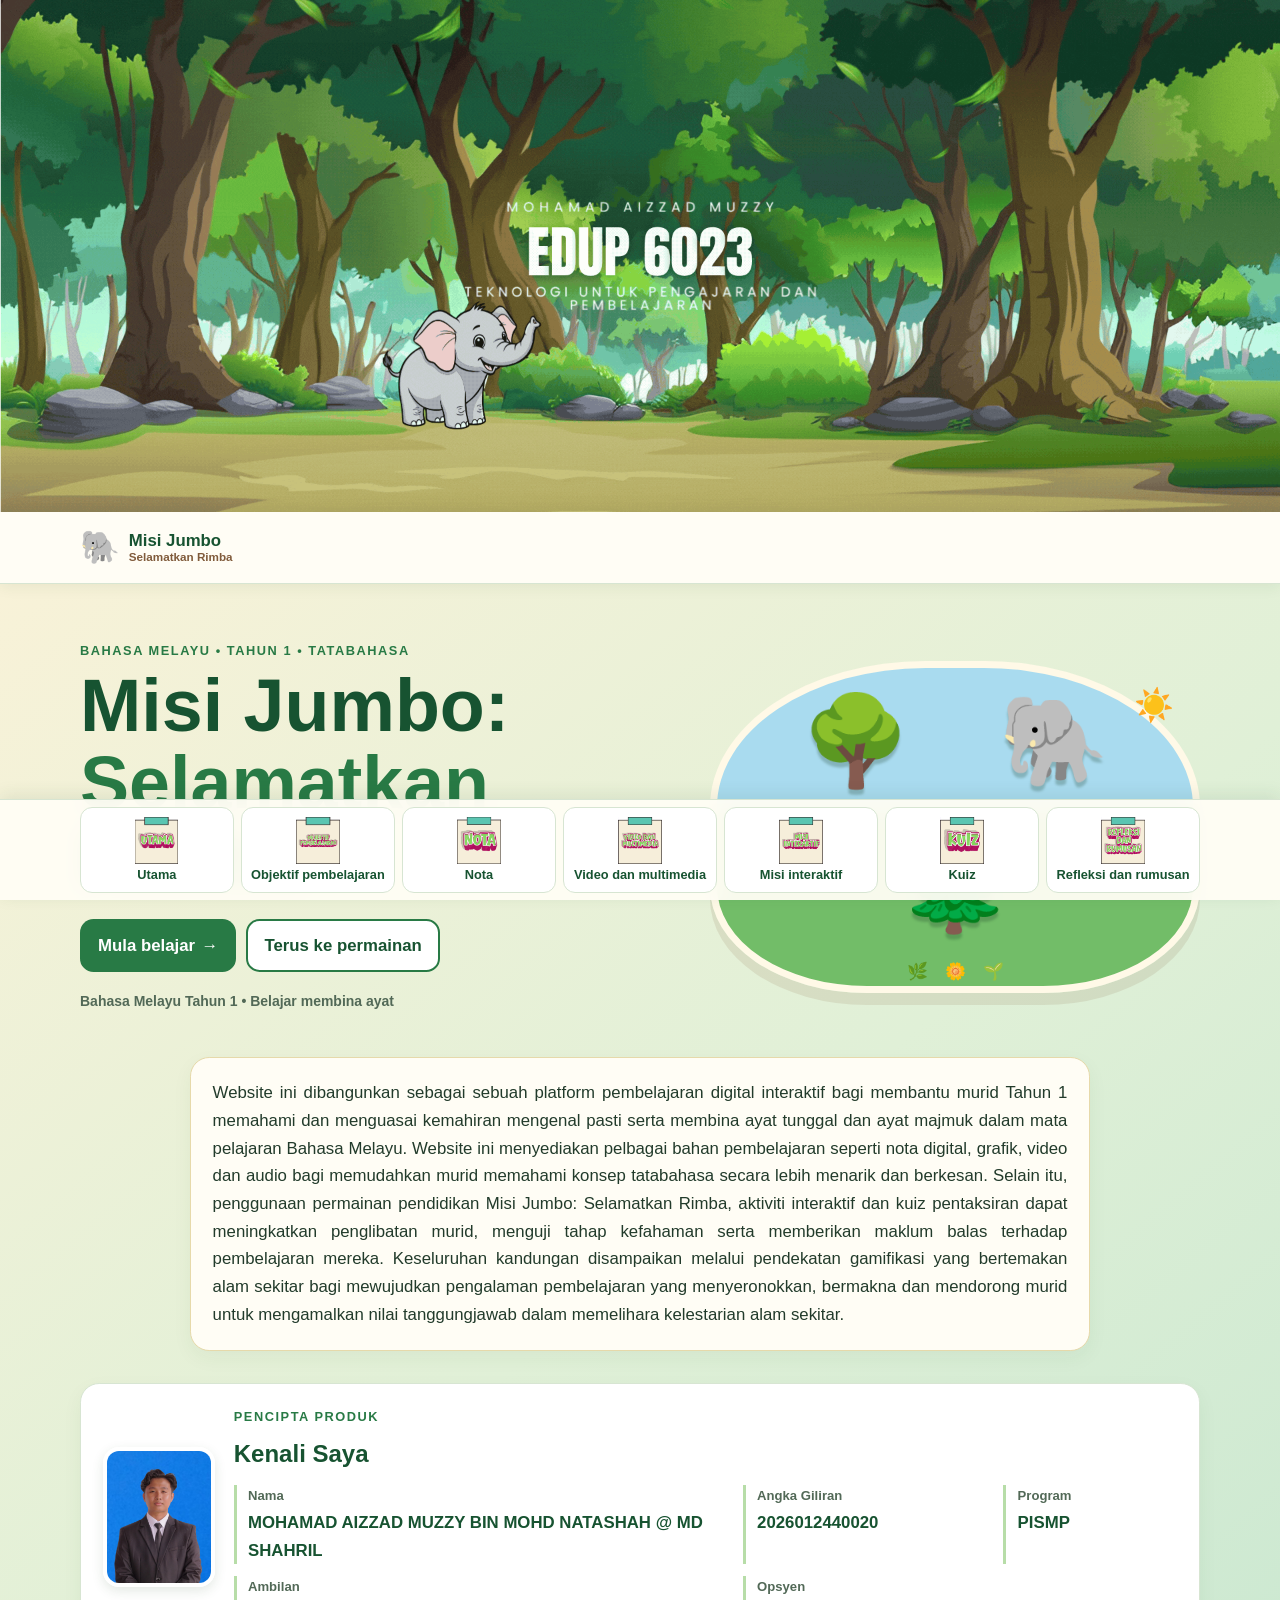
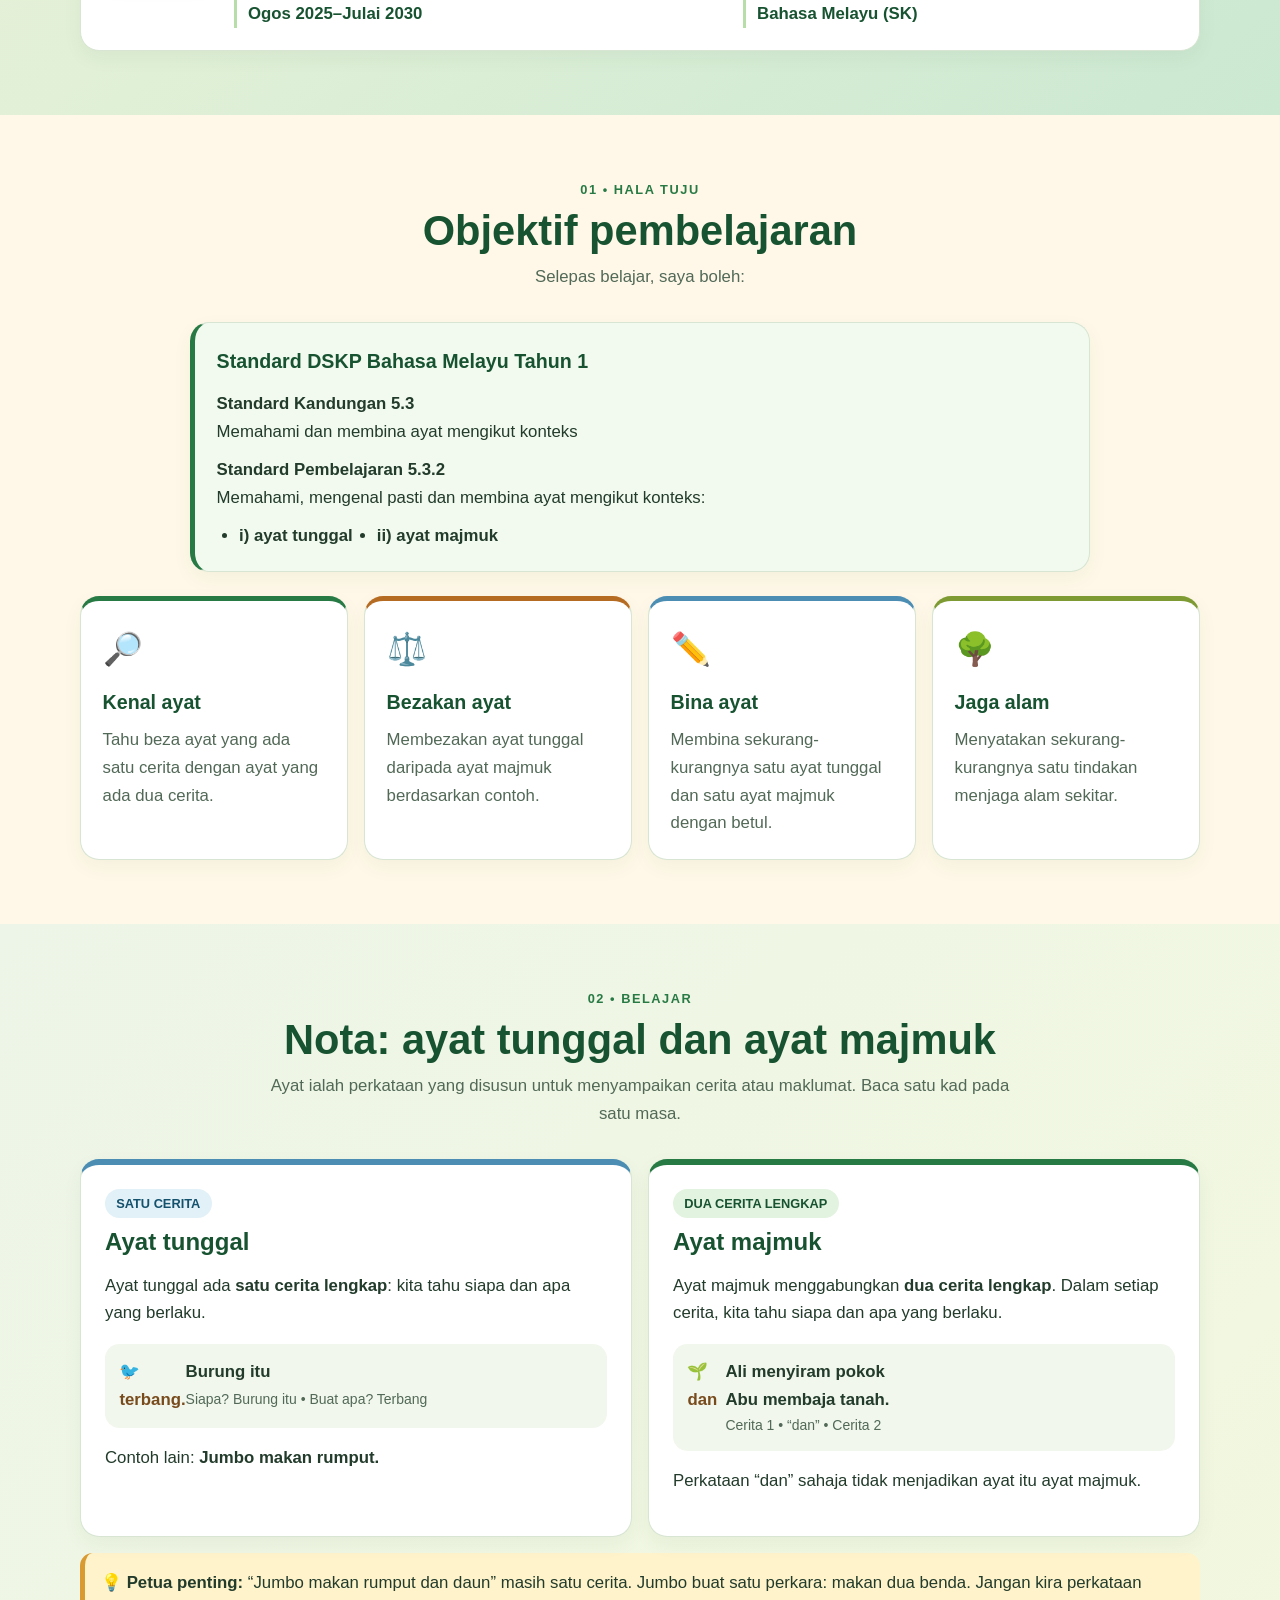
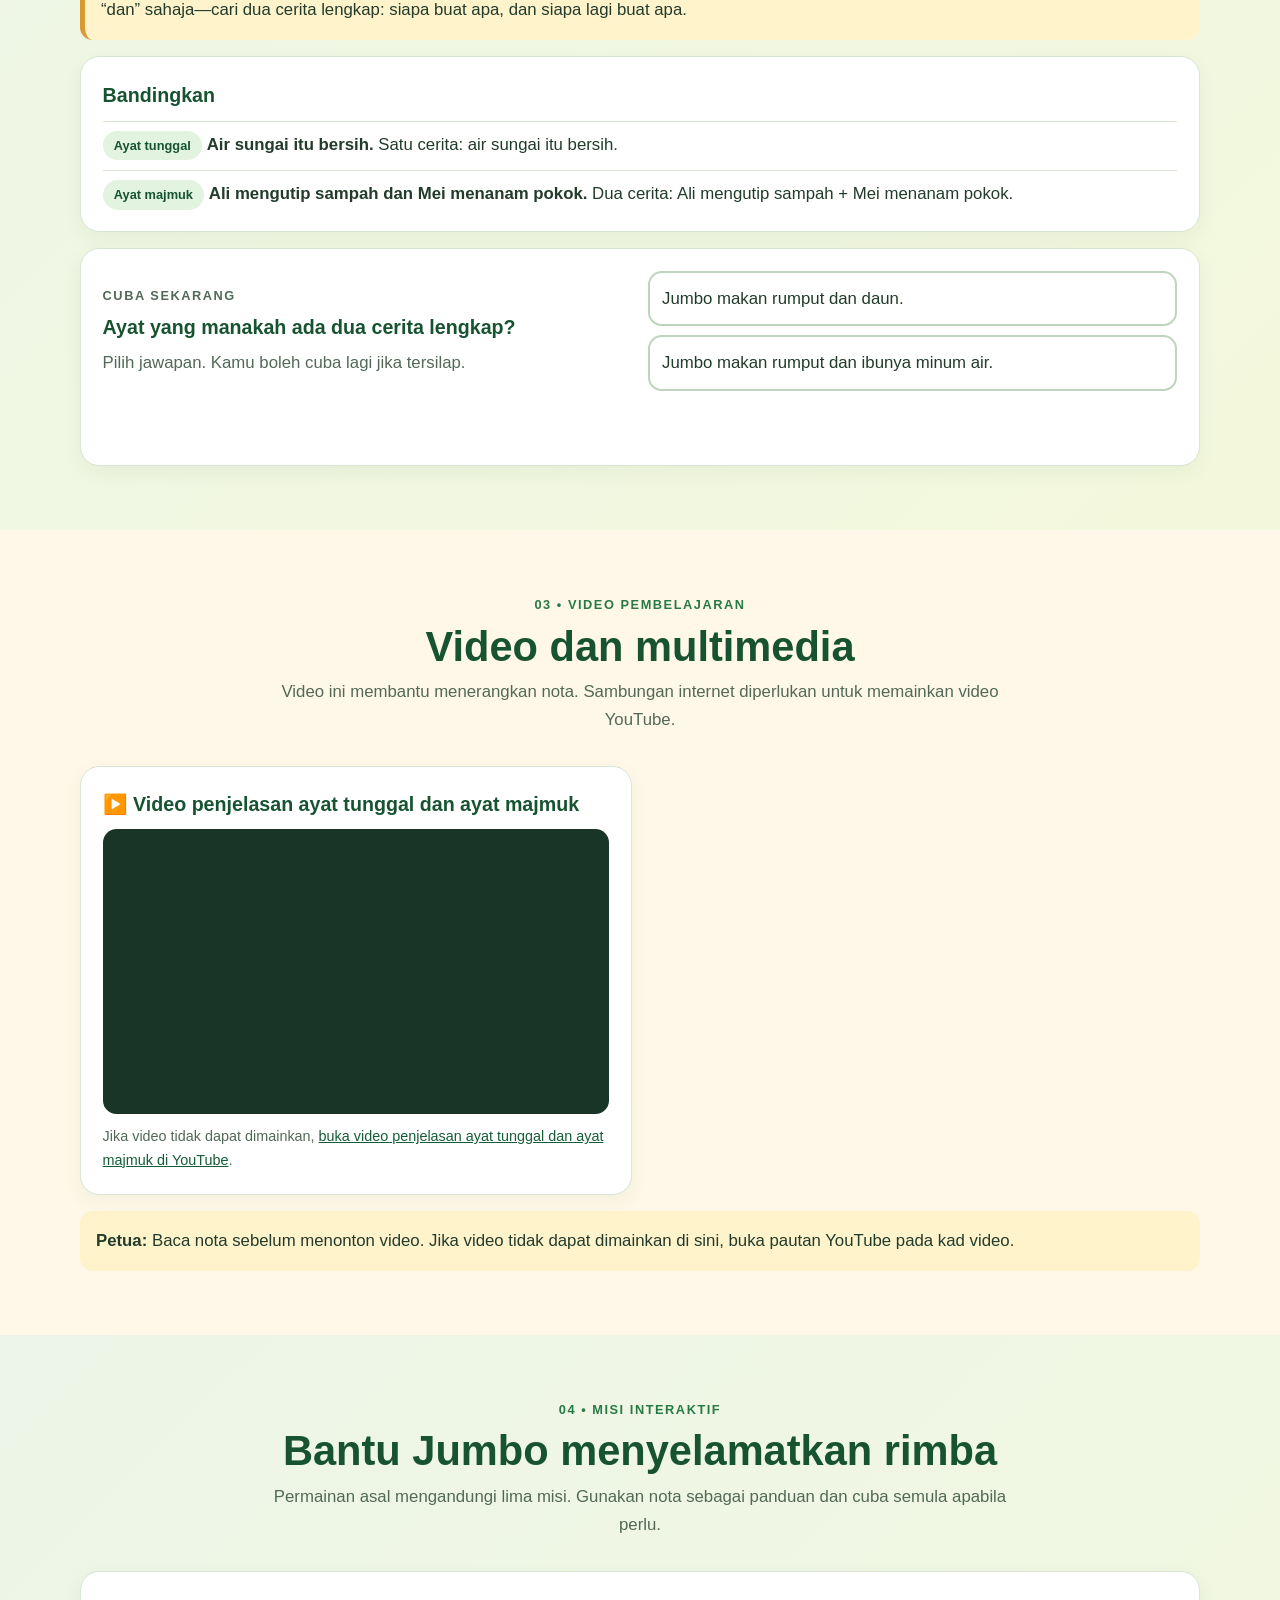
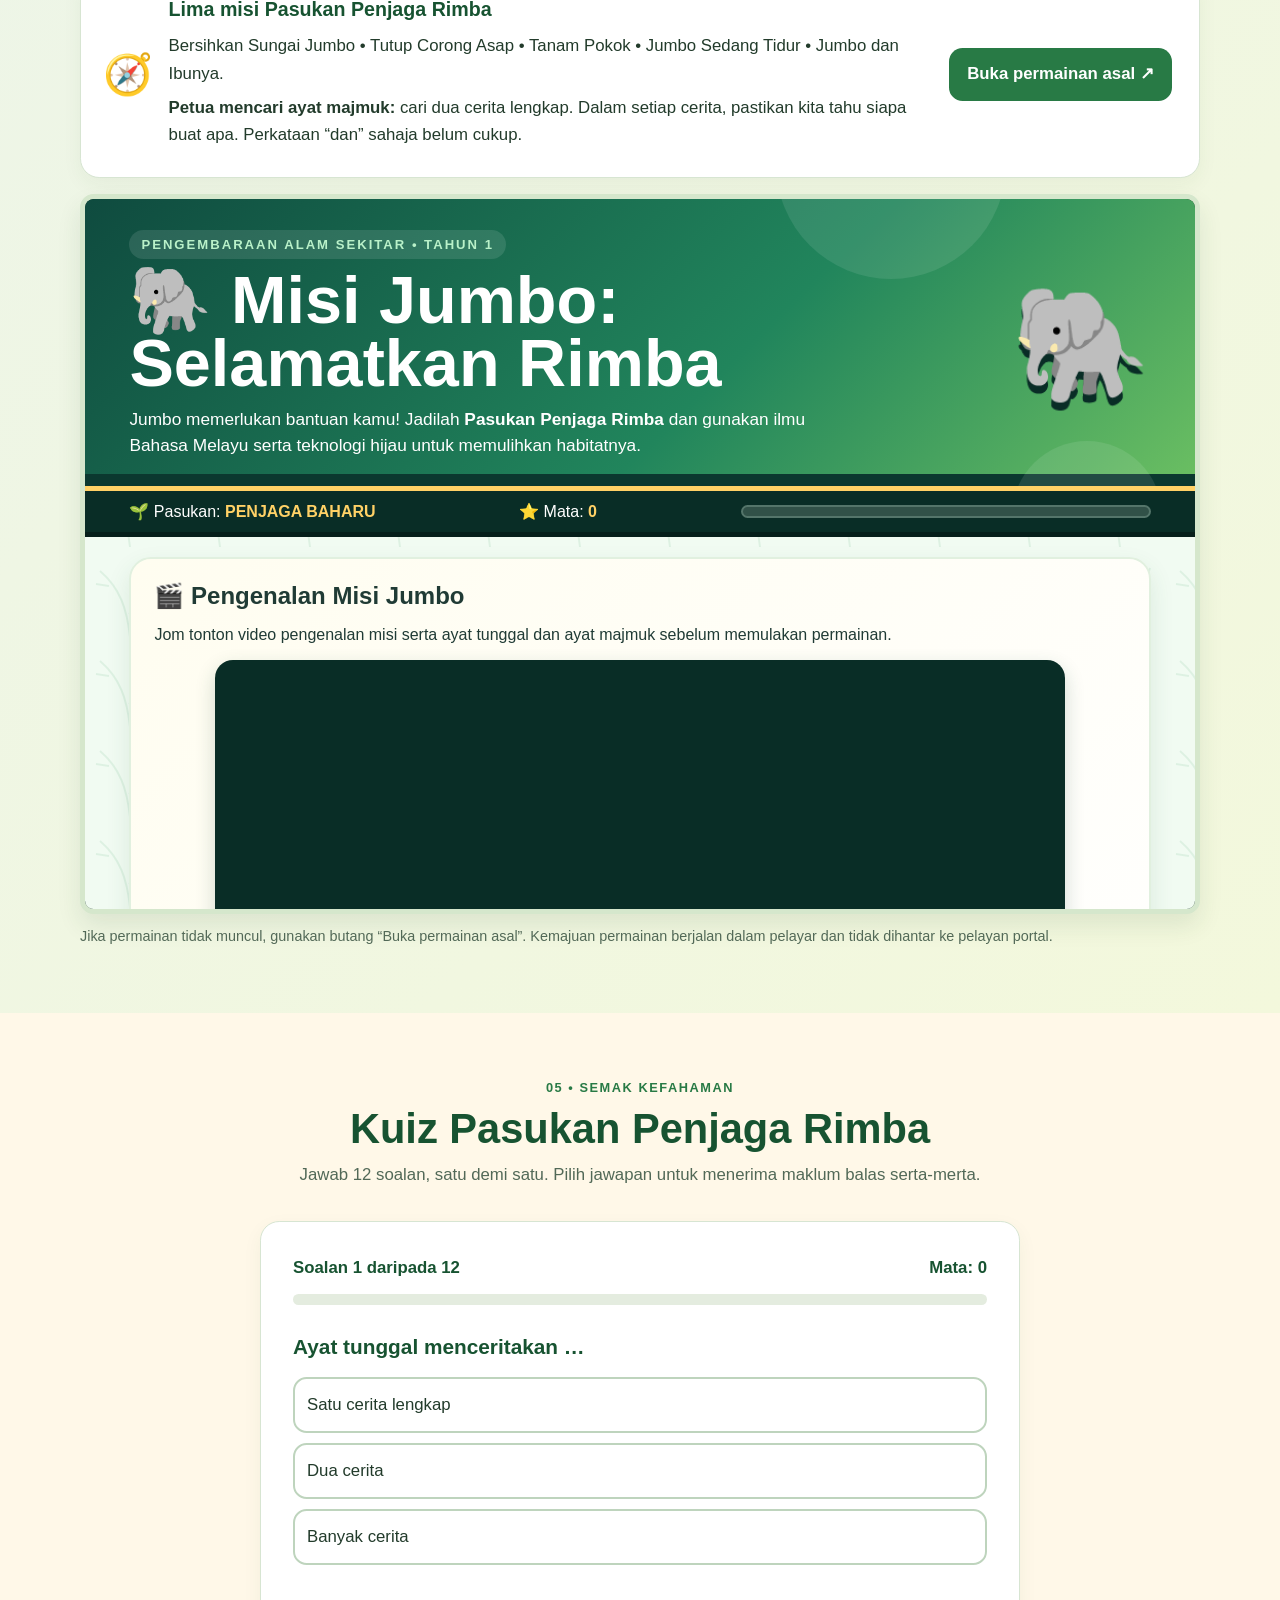
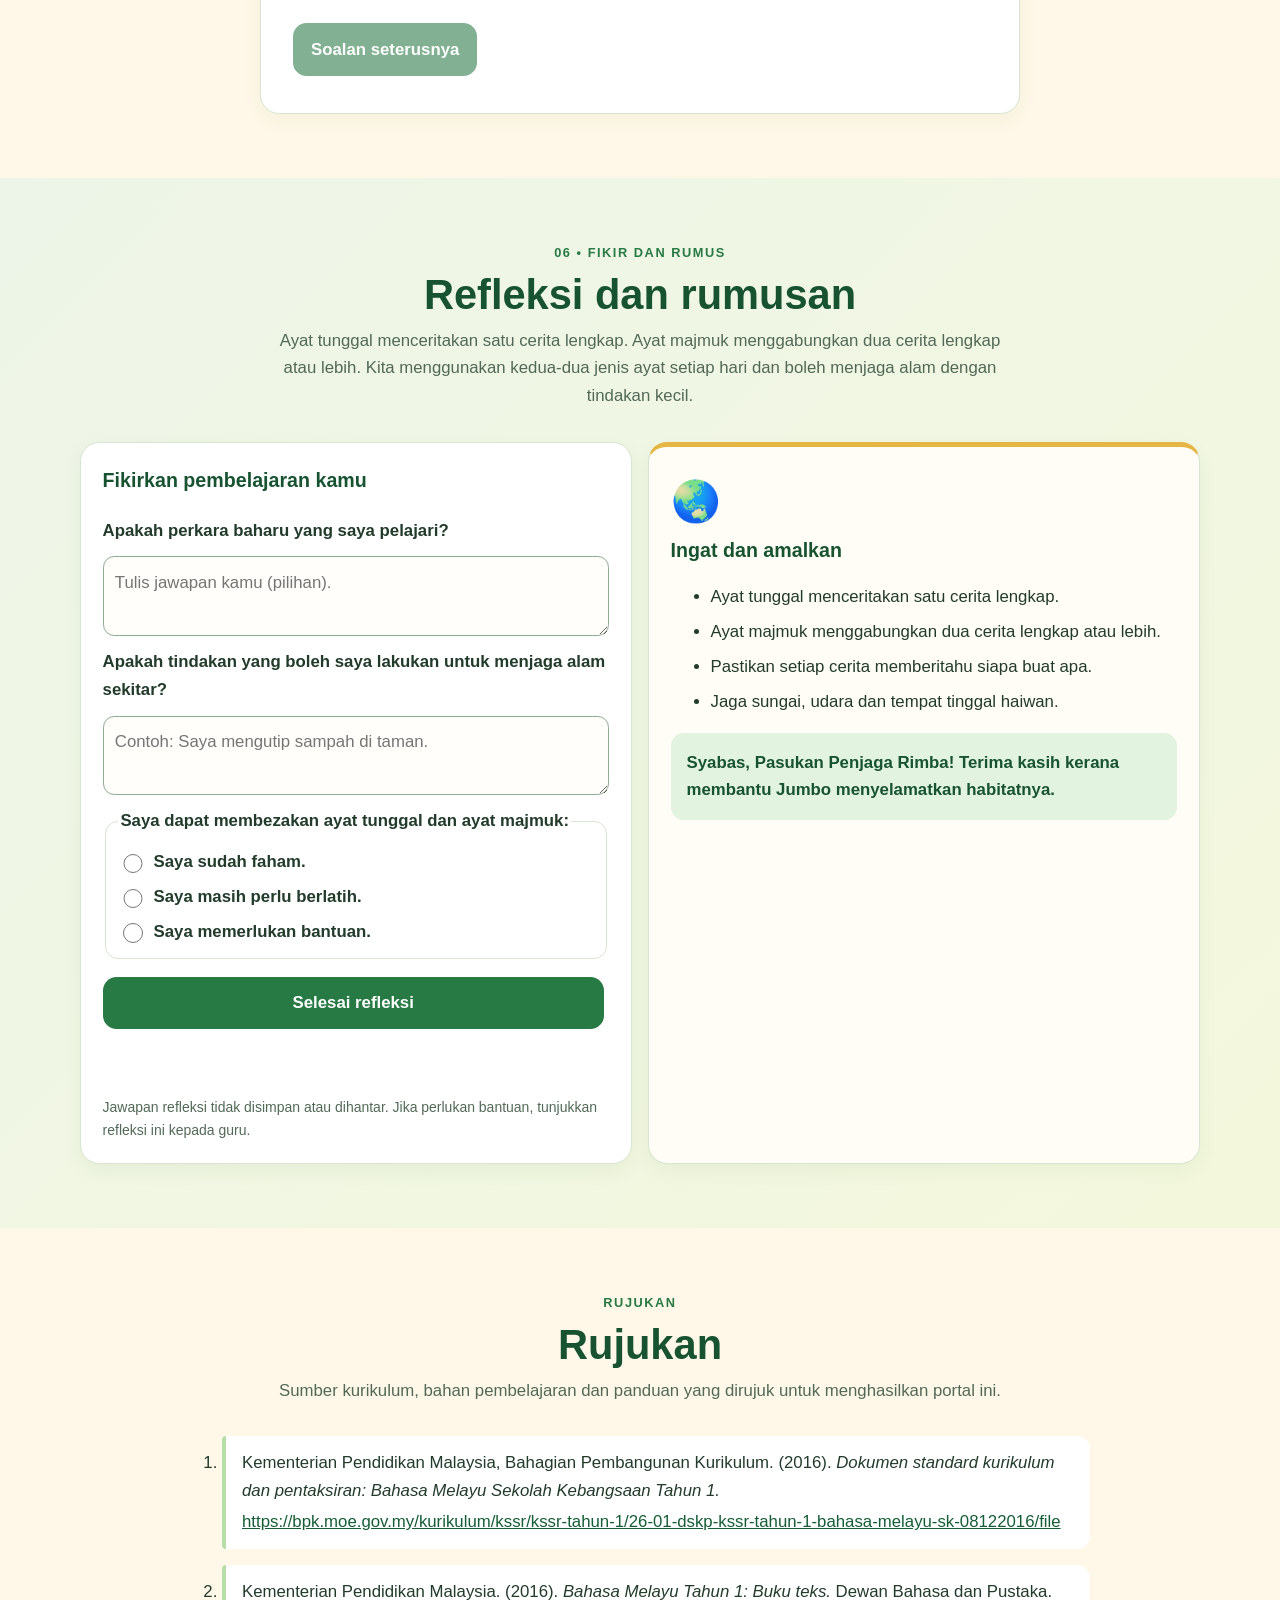
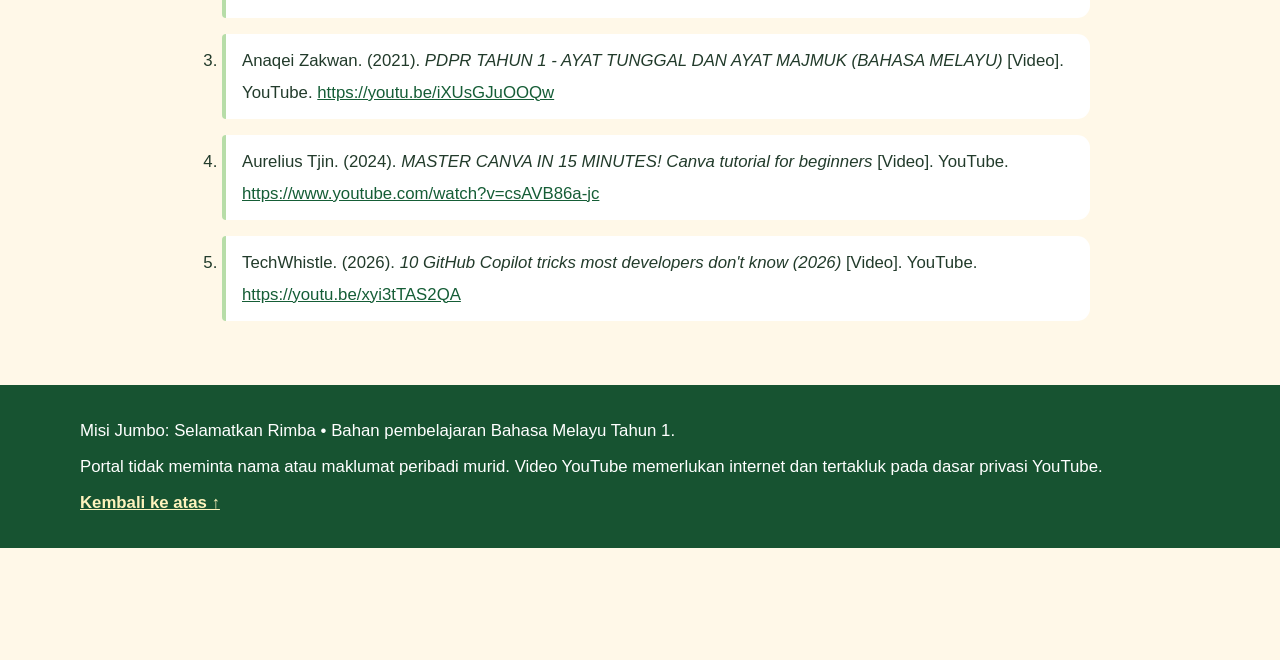
<file: index.html>
<!doctype html>
<html lang="ms">
<head>
  <meta charset="utf-8">
  <meta name="viewport" content="width=device-width, initial-scale=1">
  <meta name="description" content="Portal pembelajaran Bahasa Melayu Tahun 1: ayat tunggal, ayat majmuk dan misi menjaga rimba.">
  <meta name="theme-color" content="#287a45">
  <title>Misi Jumbo: Selamatkan Rimba — Portal Pembelajaran</title>
  <link rel="stylesheet" href="portal.css">
  <script src="portal.js" defer></script>
</head>
<body>
  <a class="skip-link" href="#kandungan">Terus ke kandungan</a>
  <div class="welcome-banner">
    <img src="welcome-jumbo.gif" alt="Selamat datang ke laman pembelajaran Misi Jumbo: Selamatkan Rimba." fetchpriority="high">
  </div>
  <header class="site-header">
    <div class="brand"><span aria-hidden="true">🐘</span><span>Misi Jumbo<small>Selamatkan Rimba</small></span></div>
  </header>
  <nav class="image-nav" aria-label="Pilih bahagian pembelajaran">
    <a href="#utama" aria-label="Utama"><img src="nav-utama.png" alt="Imej butang Utama"><span>Utama</span></a>
    <a href="#objektif" aria-label="Objektif pembelajaran"><img src="nav-objektif.png" alt="Imej butang Objektif Pembelajaran"><span>Objektif pembelajaran</span></a>
    <a href="#nota" aria-label="Nota"><img src="nav-nota.png" alt="Imej butang Nota"><span>Nota</span></a>
    <a href="#multimedia" aria-label="Video dan multimedia"><img src="nav-multimedia.png" alt="Imej butang Video dan Multimedia"><span>Video dan multimedia</span></a>
    <a href="#aktiviti" aria-label="Misi interaktif"><img src="nav-misi.png" alt="Imej butang Misi Interaktif"><span>Misi interaktif</span></a>
    <a href="#kuiz" aria-label="Kuiz"><img src="nav-kuiz.png" alt="Imej butang Kuiz"><span>Kuiz</span></a>
    <a href="#refleksi" aria-label="Refleksi dan rumusan"><img src="nav-refleksi.png" alt="Imej butang Refleksi dan Rumusan"><span>Refleksi dan rumusan</span></a>
  </nav>

  <main id="kandungan">
    <section class="hero" id="utama">
      <div class="hero-copy">
        <p class="eyebrow">BAHASA MELAYU • TAHUN 1 • TATABAHASA</p>
        <h1>Misi Jumbo:<br><span>Selamatkan Rimba</span></h1>
        <a class="button primary" href="#objektif">Mula belajar <span aria-hidden="true">→</span></a>
        <a class="button secondary" href="#aktiviti">Terus ke permainan</a>
        <small class="curriculum">Bahasa Melayu Tahun 1 • Belajar membina ayat</small>
      </div>
      <div class="jungle" role="img" aria-label="Jumbo si anak gajah berada di dalam hutan hijau">
        <span class="sun" aria-hidden="true">☀️</span><span class="trees" aria-hidden="true">🌳　🐘　🌲</span><span aria-hidden="true">🌿　🌼　🌱</span>
      </div>
      <article class="story card"><p>Website ini dibangunkan sebagai sebuah platform pembelajaran digital interaktif bagi membantu murid Tahun 1 memahami dan menguasai kemahiran mengenal pasti serta membina ayat tunggal dan ayat majmuk dalam mata pelajaran Bahasa Melayu. Website ini menyediakan pelbagai bahan pembelajaran seperti nota digital, grafik, video dan audio bagi memudahkan murid memahami konsep tatabahasa secara lebih menarik dan berkesan. Selain itu, penggunaan permainan pendidikan Misi Jumbo: Selamatkan Rimba, aktiviti interaktif dan kuiz pentaksiran dapat meningkatkan penglibatan murid, menguji tahap kefahaman serta memberikan maklum balas terhadap pembelajaran mereka. Keseluruhan kandungan disampaikan melalui pendekatan gamifikasi yang bertemakan alam sekitar bagi mewujudkan pengalaman pembelajaran yang menyeronokkan, bermakna dan mendorong murid untuk mengamalkan nilai tanggungjawab dalam memelihara kelestarian alam sekitar.</p></article>
      <article class="creator card" aria-labelledby="creator-title">
        <img class="creator-photo" src="creator-portrait.jpg" alt="Potret pencipta produk berpakaian kot dan tali leher." loading="lazy">
        <div class="creator-content">
          <p class="eyebrow">PENCIPTA PRODUK</p>
          <h2 id="creator-title">Kenali Saya</h2>
          <dl class="creator-details">
            <div><dt>Nama</dt><dd>MOHAMAD AIZZAD MUZZY BIN MOHD NATASHAH @ MD SHAHRIL</dd></div>
            <div><dt>Angka Giliran</dt><dd>2026012440020</dd></div>
            <div><dt>Program</dt><dd>PISMP</dd></div>
            <div><dt>Ambilan</dt><dd>Ogos 2025–Julai 2030</dd></div>
            <div><dt>Opsyen</dt><dd>Bahasa Melayu (SK)</dd></div>
          </dl>
        </div>
      </article>
    </section>

    <section class="section" id="objektif">
      <div class="heading"><p class="eyebrow">01 • HALA TUJU</p><h2>Objektif pembelajaran</h2><p>Selepas belajar, saya boleh:</p></div>
      <article class="card dskp-standard" aria-label="Standard DSKP Bahasa Melayu Tahun 1">
        <h3>Standard DSKP Bahasa Melayu Tahun 1</h3>
        <p><strong>Standard Kandungan 5.3</strong><br>Memahami dan membina ayat mengikut konteks</p>
        <p><strong>Standard Pembelajaran 5.3.2</strong><br>Memahami, mengenal pasti dan membina ayat mengikut konteks:</p>
        <ul><li>i) ayat tunggal</li><li>ii) ayat majmuk</li></ul>
      </article>
      <div class="grid four">
        <article class="card objective"><span>🔎</span><h3>Kenal ayat</h3><p>Tahu beza ayat yang ada satu cerita dengan ayat yang ada dua cerita.</p></article>
        <article class="card objective"><span>⚖️</span><h3>Bezakan ayat</h3><p>Membezakan ayat tunggal daripada ayat majmuk berdasarkan contoh.</p></article>
        <article class="card objective"><span>✏️</span><h3>Bina ayat</h3><p>Membina sekurang-kurangnya satu ayat tunggal dan satu ayat majmuk dengan betul.</p></article>
        <article class="card objective"><span>🌳</span><h3>Jaga alam</h3><p>Menyatakan sekurang-kurangnya satu tindakan menjaga alam sekitar.</p></article>
      </div>
    </section>

    <section class="section tinted" id="nota">
      <div class="heading"><p class="eyebrow">02 • BELAJAR</p><h2>Nota: ayat tunggal dan ayat majmuk</h2><p>Ayat ialah perkataan yang disusun untuk menyampaikan cerita atau maklumat. Baca satu kad pada satu masa.</p></div>
      <div class="grid two">
        <article class="card lesson single"><span class="tag">SATU CERITA</span><h3>Ayat tunggal</h3><p>Ayat tunggal ada <strong>satu cerita lengkap</strong>: kita tahu siapa dan apa yang berlaku.</p>
          <div class="example">🐦　<strong>Burung itu</strong> <b>terbang.</b><small>Siapa? Burung itu • Buat apa? Terbang</small></div><p>Contoh lain: <strong>Jumbo makan rumput.</strong></p></article>
        <article class="card lesson compound"><span class="tag">DUA CERITA LENGKAP</span><h3>Ayat majmuk</h3><p>Ayat majmuk menggabungkan <strong>dua cerita lengkap</strong>. Dalam setiap cerita, kita tahu siapa dan apa yang berlaku.</p>
          <div class="example">🌱　<strong>Ali menyiram pokok</strong> <b>dan</b> <strong>Abu membaja tanah.</strong><small>Cerita 1 • “dan” • Cerita 2</small></div><p>Perkataan “dan” sahaja tidak menjadikan ayat itu ayat majmuk.</p></article>
      </div>
      <aside class="callout"><strong>💡 Petua penting:</strong> “Jumbo makan rumput dan daun” masih satu cerita. Jumbo buat satu perkara: makan dua benda. Jangan kira perkataan “dan” sahaja—cari dua cerita lengkap: siapa buat apa, dan siapa lagi buat apa.</aside>
      <article class="card comparison"><h3>Bandingkan</h3><p><span class="tag">Ayat tunggal</span> <strong>Air sungai itu bersih.</strong> Satu cerita: air sungai itu bersih.</p>
        <p><span class="tag">Ayat majmuk</span> <strong>Ali mengutip sampah dan Mei menanam pokok.</strong> Dua cerita: Ali mengutip sampah + Mei menanam pokok.</p></article>
      <article class="card micro"><div><p class="eyebrow">CUBA SEKARANG</p><h3>Ayat yang manakah ada dua cerita lengkap?</h3><p>Pilih jawapan. Kamu boleh cuba lagi jika tersilap.</p></div>
        <div class="micro-answers"><button type="button" data-micro="wrong">Jumbo makan rumput dan daun.</button><button type="button" data-micro="right">Jumbo makan rumput dan ibunya minum air.</button></div><p class="feedback" id="micro-feedback" aria-live="polite"></p></article>
    </section>

    <section class="section" id="multimedia">
      <div class="heading"><p class="eyebrow">03 • VIDEO PEMBELAJARAN</p><h2>Video dan multimedia</h2><p>Video ini membantu menerangkan nota. Sambungan internet diperlukan untuk memainkan video YouTube.</p></div>
      <div class="grid two">
        <article class="card media"><h3>▶️ Video penjelasan ayat tunggal dan ayat majmuk</h3><div class="ratio"><iframe src="https://www.youtube-nocookie.com/embed/iXUsGJuOOQw" title="Video penjelasan ayat tunggal dan ayat majmuk" loading="lazy" referrerpolicy="strict-origin-when-cross-origin" allow="accelerometer; autoplay; clipboard-write; encrypted-media; gyroscope; picture-in-picture; web-share" allowfullscreen></iframe></div>
          <p>Jika video tidak dapat dimainkan, <a href="https://youtu.be/iXUsGJuOOQw?si=umR1cX9Qy8PBhQuj" target="_blank" rel="noopener noreferrer">buka video penjelasan ayat tunggal dan ayat majmuk di YouTube</a>.</p></article>
      </div>
      <p class="design-note"><strong>Petua:</strong> Baca nota sebelum menonton video. Jika video tidak dapat dimainkan di sini, buka pautan YouTube pada kad video.</p>
    </section>

    <section class="section tinted" id="aktiviti">
      <div class="heading"><p class="eyebrow">04 • MISI INTERAKTIF</p><h2>Bantu Jumbo menyelamatkan rimba</h2><p>Permainan asal mengandungi lima misi. Gunakan nota sebagai panduan dan cuba semula apabila perlu.</p></div>
      <article class="card game-intro"><span aria-hidden="true">🧭</span><div><h3>Lima misi Pasukan Penjaga Rimba</h3><p>Bersihkan Sungai Jumbo • Tutup Corong Asap • Tanam Pokok • Jumbo Sedang Tidur • Jumbo dan Ibunya.</p><p><strong>Petua mencari ayat majmuk:</strong> cari dua cerita lengkap. Dalam setiap cerita, pastikan kita tahu siapa buat apa. Perkataan “dan” sahaja belum cukup.</p></div><a class="button primary" href="permainan.html" target="_blank" rel="noopener noreferrer">Buka permainan asal ↗</a></article>
      <div class="game-frame"><iframe src="permainan.html" title="Permainan asal Misi Jumbo: lima misi interaktif" loading="lazy"></iframe></div>
      <p class="caption">Jika permainan tidak muncul, gunakan butang “Buka permainan asal”. Kemajuan permainan berjalan dalam pelayar dan tidak dihantar ke pelayan portal.</p>
    </section>

    <section class="section" id="kuiz">
      <div class="heading"><p class="eyebrow">05 • SEMAK KEFAHAMAN</p><h2>Kuiz Pasukan Penjaga Rimba</h2><p>Jawab 12 soalan, satu demi satu. Pilih jawapan untuk menerima maklum balas serta-merta.</p></div>
      <div class="card quiz" id="quiz">
        <div class="quiz-top"><span id="quiz-count"></span><span id="quiz-score"></span></div>
        <div class="progress" role="progressbar" aria-label="Kemajuan kuiz" aria-valuemin="0" aria-valuemax="12" aria-valuenow="0"><span id="quiz-progress"></span></div>
        <h3 id="quiz-question" tabindex="-1"></h3><div id="quiz-options" role="group" aria-labelledby="quiz-question"></div>
        <p class="feedback" id="quiz-feedback" aria-live="assertive"></p>
        <div class="quiz-actions"><button class="button primary" id="quiz-next" type="button" disabled>Soalan seterusnya</button><button class="button secondary" id="quiz-restart" type="button" hidden>Cuba kuiz sekali lagi</button></div>
        <p class="result" id="quiz-result" tabindex="-1" hidden></p>
      </div>
    </section>

    <section class="section tinted" id="refleksi">
      <div class="heading"><p class="eyebrow">06 • FIKIR DAN RUMUS</p><h2>Refleksi dan rumusan</h2><p>Ayat tunggal menceritakan satu cerita lengkap. Ayat majmuk menggabungkan dua cerita lengkap atau lebih. Kita menggunakan kedua-dua jenis ayat setiap hari dan boleh menjaga alam dengan tindakan kecil.</p></div>
      <div class="grid two">
        <form class="card reflection" id="reflection-form"><h3>Fikirkan pembelajaran kamu</h3>
          <label for="reflection-learned">Apakah perkara baharu yang saya pelajari?</label><textarea id="reflection-learned" rows="2" placeholder="Tulis jawapan kamu (pilihan)."></textarea>
          <label for="reflection-action">Apakah tindakan yang boleh saya lakukan untuk menjaga alam sekitar?</label><textarea id="reflection-action" rows="2" placeholder="Contoh: Saya mengutip sampah di taman."></textarea>
          <fieldset><legend>Saya dapat membezakan ayat tunggal dan ayat majmuk:</legend>
            <label><input type="radio" name="confidence" value="faham"> Saya sudah faham.</label>
            <label><input type="radio" name="confidence" value="latihan"> Saya masih perlu berlatih.</label>
            <label><input type="radio" name="confidence" value="bantuan"> Saya memerlukan bantuan.</label></fieldset>
          <button class="button primary" type="submit">Selesai refleksi</button><p class="feedback" id="reflection-feedback" aria-live="polite"></p>
          <small>Jawapan refleksi tidak disimpan atau dihantar. Jika perlukan bantuan, tunjukkan refleksi ini kepada guru.</small></form>
        <aside class="card summary"><span class="big-emoji" aria-hidden="true">🌏</span><h3>Ingat dan amalkan</h3><ul><li>Ayat tunggal menceritakan satu cerita lengkap.</li><li>Ayat majmuk menggabungkan dua cerita lengkap atau lebih.</li><li>Pastikan setiap cerita memberitahu siapa buat apa.</li><li>Jaga sungai, udara dan tempat tinggal haiwan.</li></ul>
          <p class="cheer">Syabas, Pasukan Penjaga Rimba! Terima kasih kerana membantu Jumbo menyelamatkan habitatnya.</p></aside>
      </div>
    </section>
  </main>
  <section class="section" id="rujukan" aria-labelledby="rujukan-title">
    <div class="heading"><p class="eyebrow">RUJUKAN</p><h2 id="rujukan-title">Rujukan</h2><p>Sumber kurikulum, bahan pembelajaran dan panduan yang dirujuk untuk menghasilkan portal ini.</p></div>
    <ol class="references">
      <li>Kementerian Pendidikan Malaysia, Bahagian Pembangunan Kurikulum. (2016). <cite>Dokumen standard kurikulum dan pentaksiran: Bahasa Melayu Sekolah Kebangsaan Tahun 1.</cite> <a href="https://bpk.moe.gov.my/kurikulum/kssr/kssr-tahun-1/26-01-dskp-kssr-tahun-1-bahasa-melayu-sk-08122016/file" target="_blank" rel="noopener noreferrer">https://bpk.moe.gov.my/kurikulum/kssr/kssr-tahun-1/26-01-dskp-kssr-tahun-1-bahasa-melayu-sk-08122016/file</a></li>
      <li>Kementerian Pendidikan Malaysia. (2016). <cite>Bahasa Melayu Tahun 1: Buku teks.</cite> Dewan Bahasa dan Pustaka.</li>
      <li>Anaqei Zakwan. (2021). <cite>PDPR TAHUN 1 - AYAT TUNGGAL DAN AYAT MAJMUK (BAHASA MELAYU)</cite> [Video]. YouTube. <a href="https://youtu.be/iXUsGJuOOQw" target="_blank" rel="noopener noreferrer">https://youtu.be/iXUsGJuOOQw</a></li>
      <li>Aurelius Tjin. (2024). <cite>MASTER CANVA IN 15 MINUTES! Canva tutorial for beginners</cite> [Video]. YouTube. <a href="https://www.youtube.com/watch?v=csAVB86a-jc" target="_blank" rel="noopener noreferrer">https://www.youtube.com/watch?v=csAVB86a-jc</a></li>
      <li>TechWhistle. (2026). <cite>10 GitHub Copilot tricks most developers don't know (2026)</cite> [Video]. YouTube. <a href="https://youtu.be/xyi3tTAS2QA" target="_blank" rel="noopener noreferrer">https://youtu.be/xyi3tTAS2QA</a></li>
    </ol>
  </section>
  <footer><p>Misi Jumbo: Selamatkan Rimba • Bahan pembelajaran Bahasa Melayu Tahun 1.</p><p>Portal tidak meminta nama atau maklumat peribadi murid. Video YouTube memerlukan internet dan tertakluk pada dasar privasi YouTube.</p><a href="#utama">Kembali ke atas ↑</a></footer>
</body>
</html>
</file>
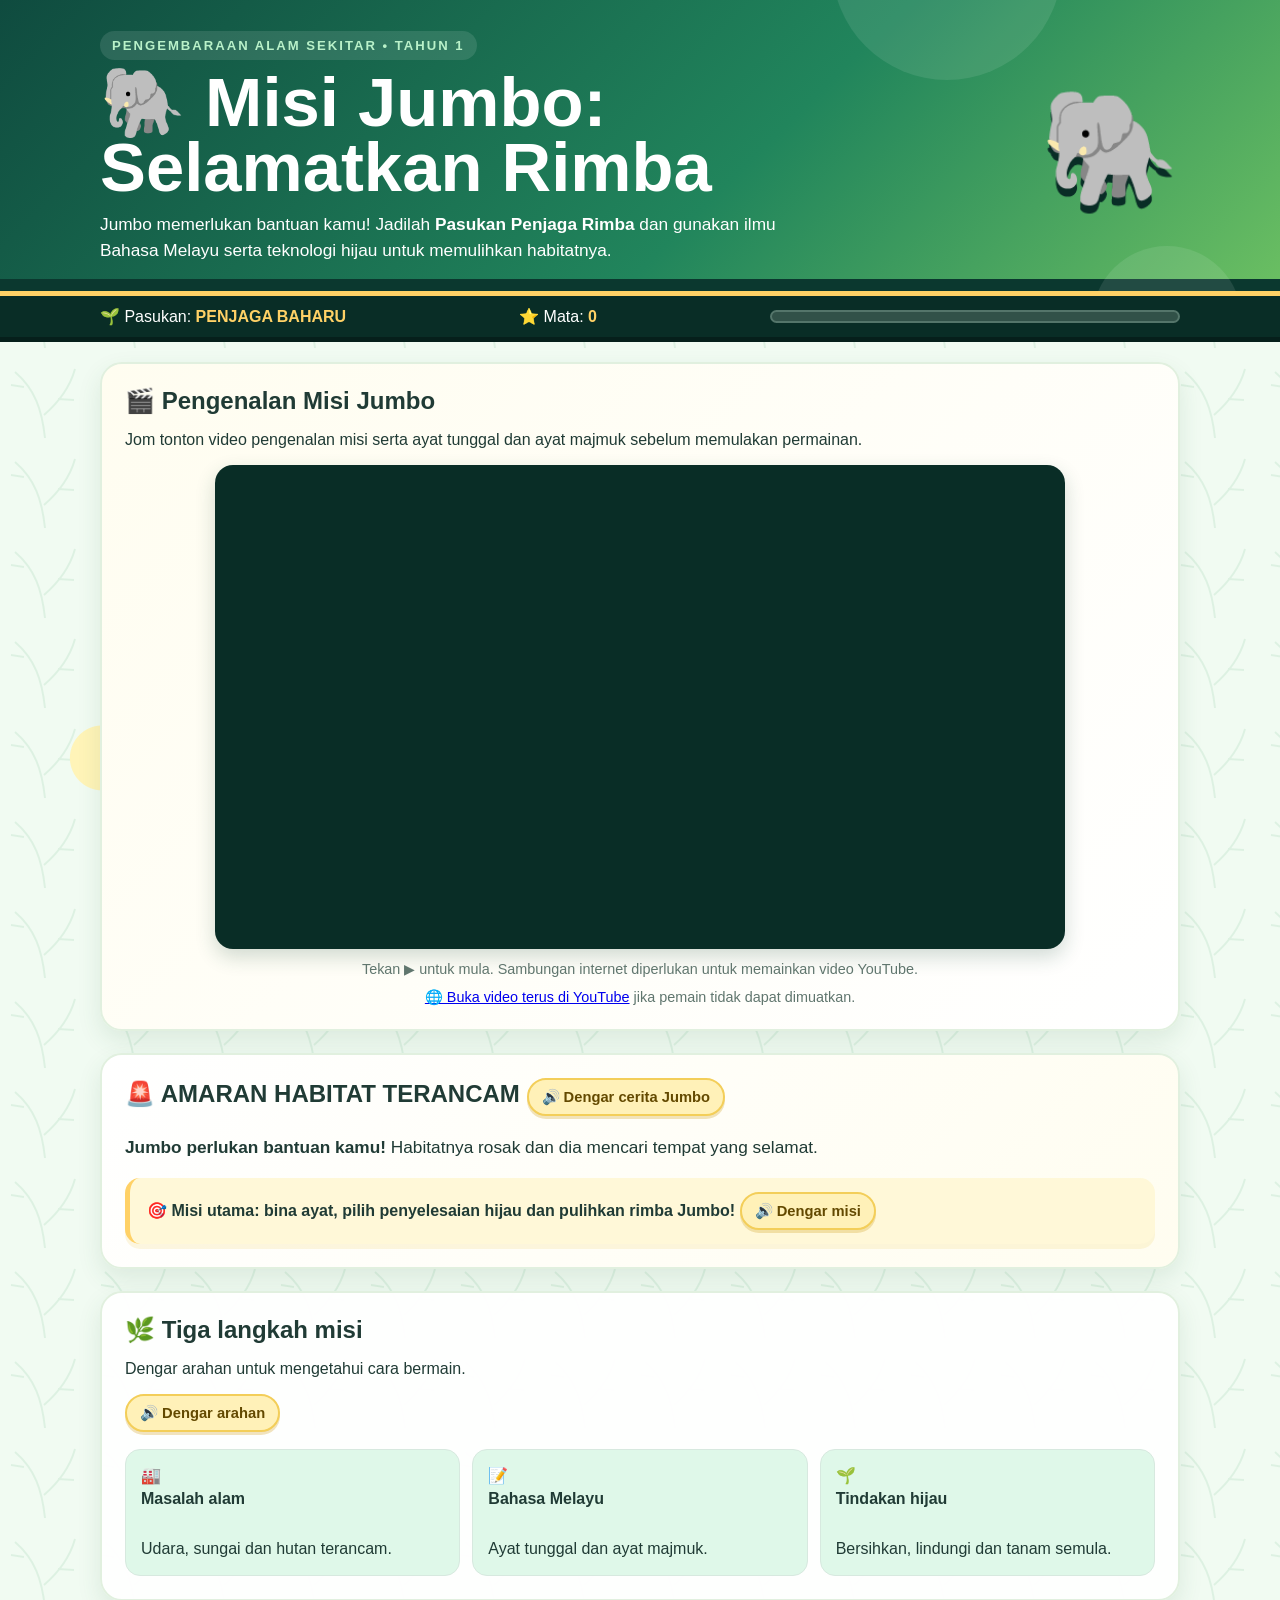
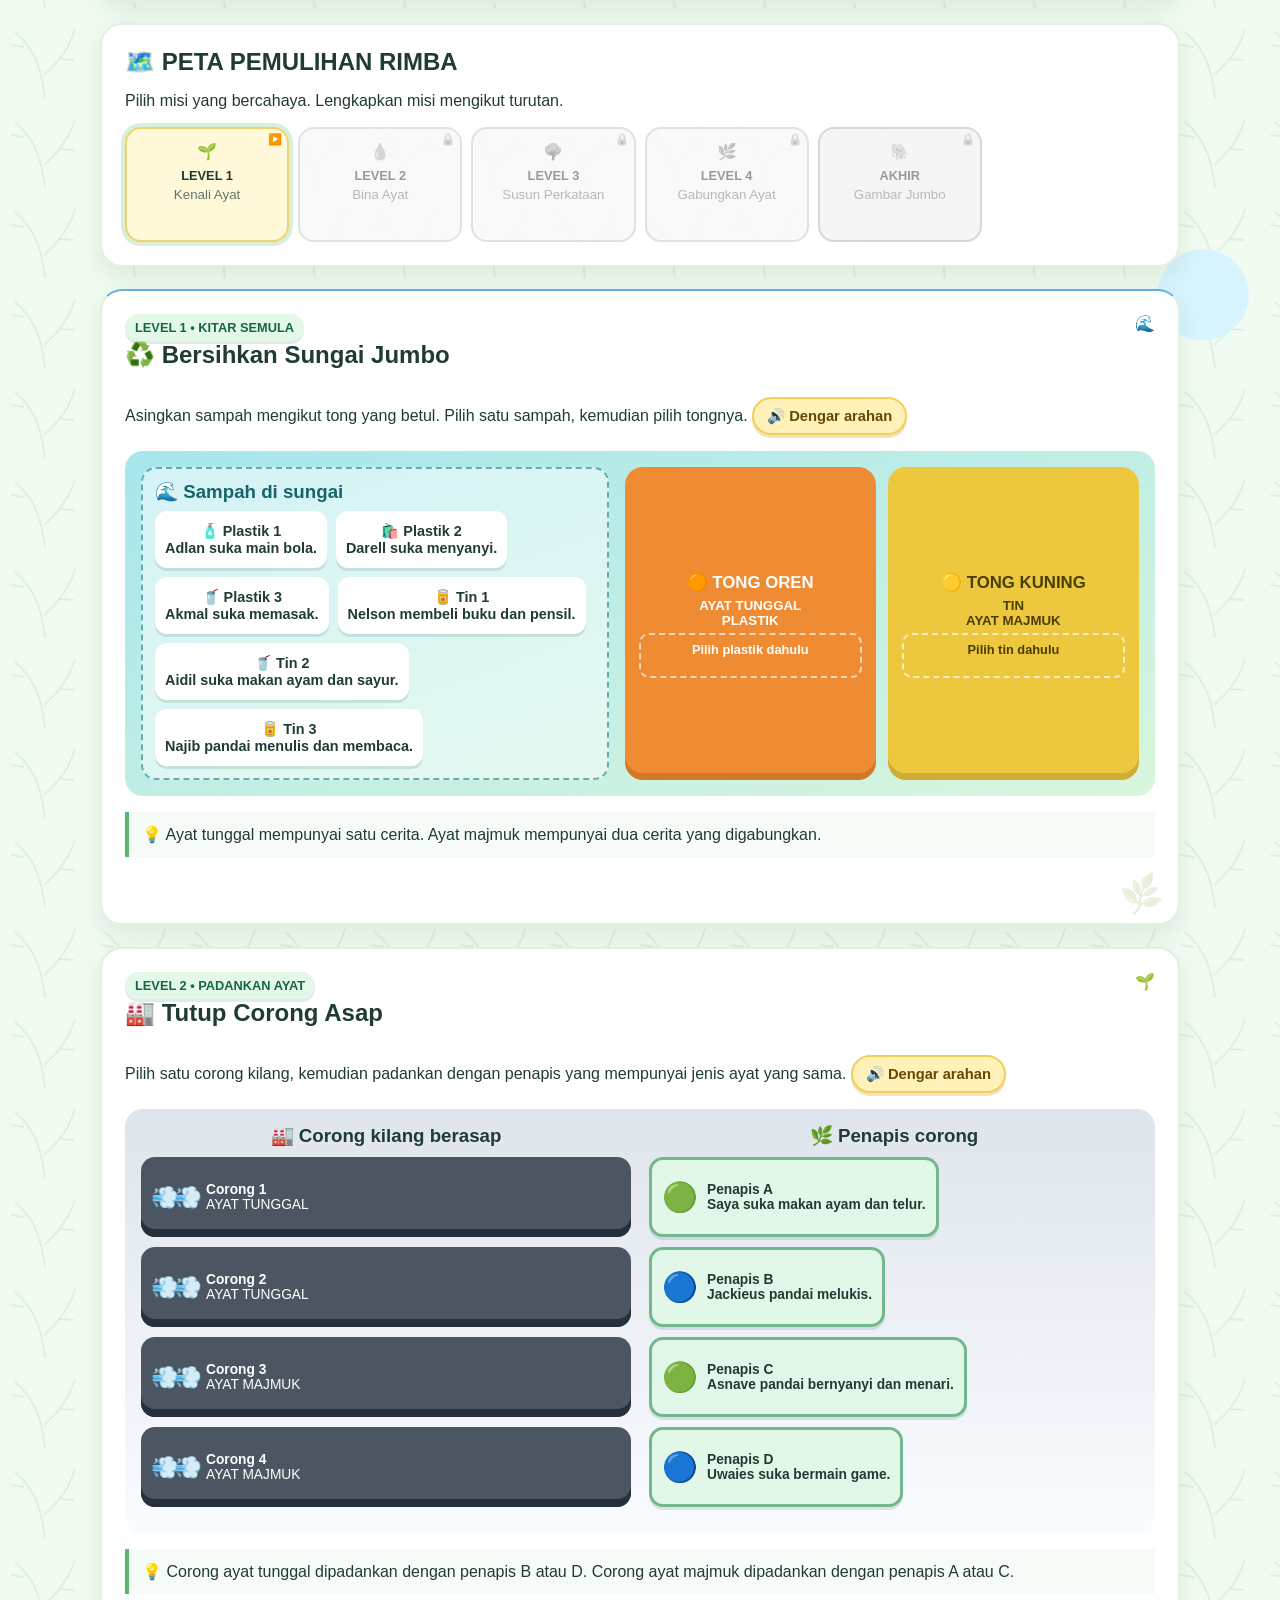
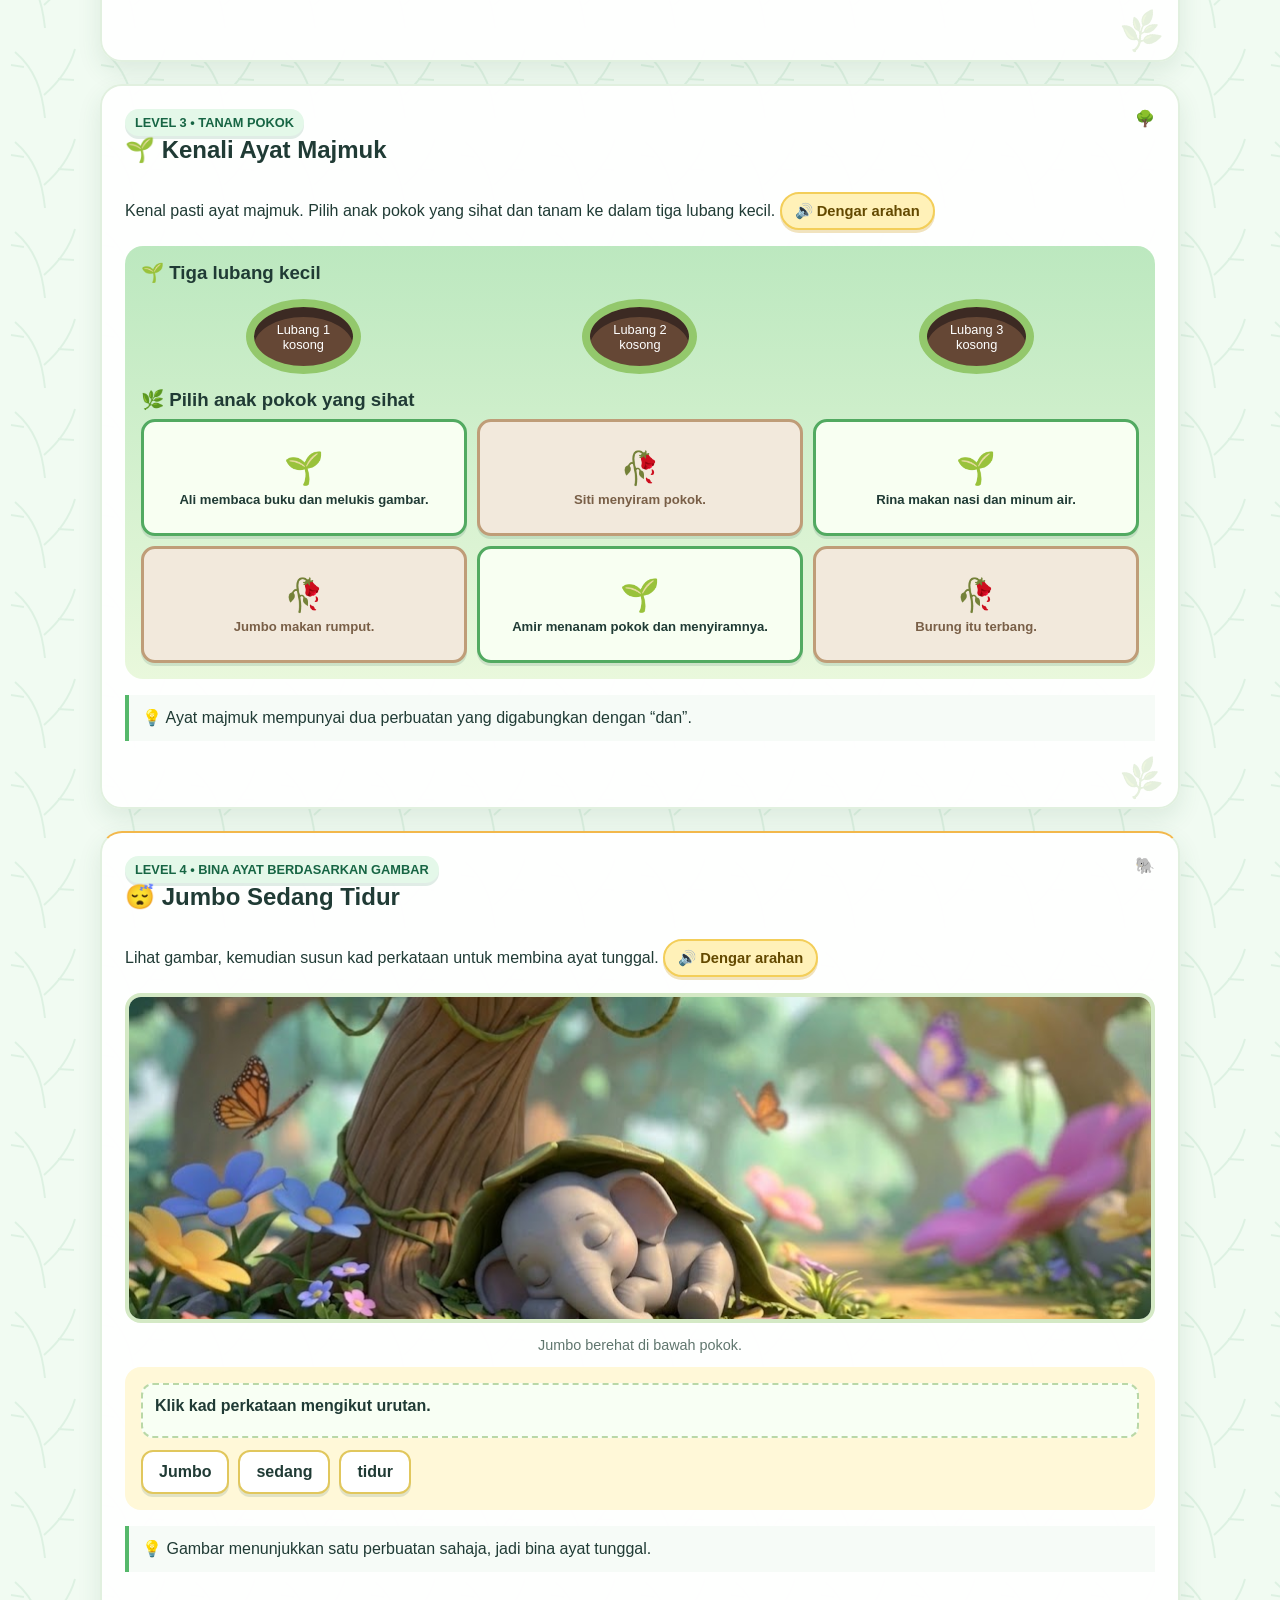
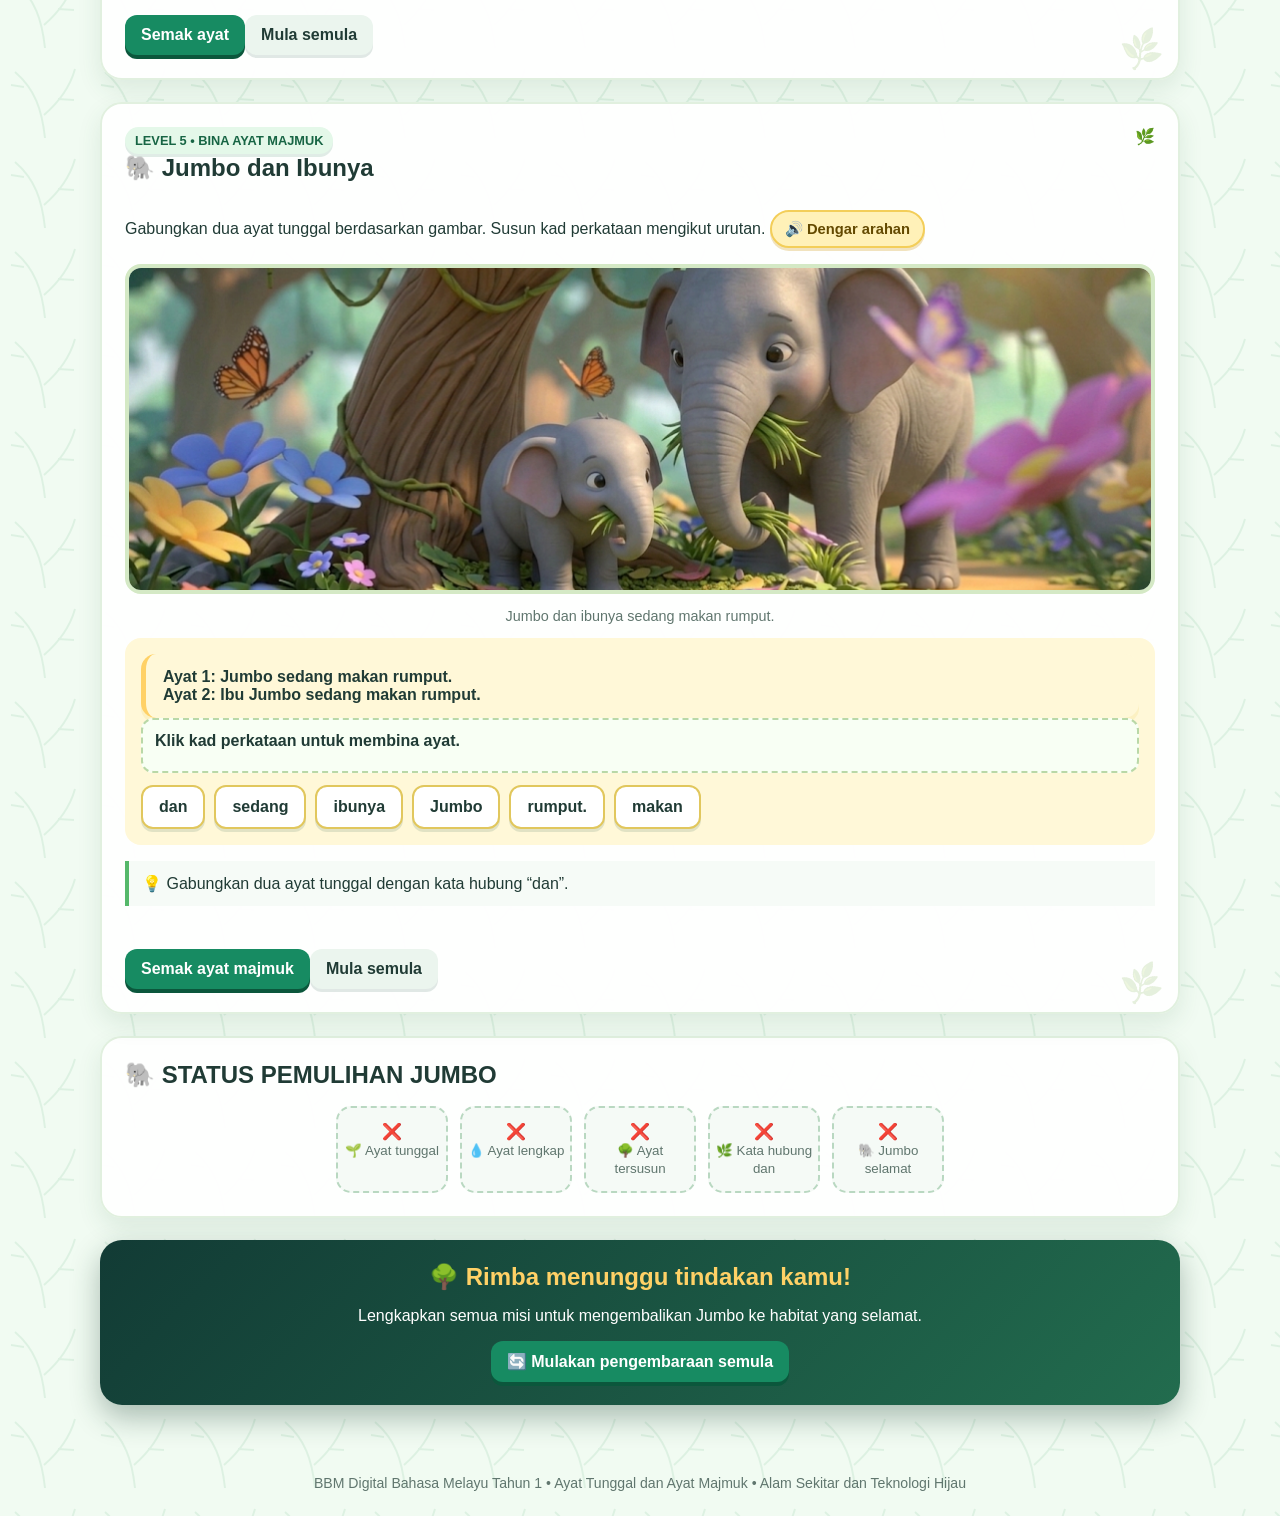
<file: Misi Jumbo/index.html>
<!doctype html>
<html lang="ms">
<head>
  <meta charset="utf-8">
  <meta name="viewport" content="width=device-width, initial-scale=1">
  <title>Misi Jumbo: Selamatkan Rimba</title>
  <style>
    :root{--deep:#123b35;--green:#178b62;--mint:#dff8e9;--leaf:#55b86a;--gold:#ffd166;--orange:#f28c42;--ink:#203b35;--muted:#60766e;--line:#d7e9df}
    *{box-sizing:border-box}body{margin:0;color:var(--ink);font-family:"Trebuchet MS",Arial,sans-serif;background:#eef9f1 url("data:image/svg+xml,%3Csvg width='90' height='90' viewBox='0 0 90 90' xmlns='http://www.w3.org/2000/svg'%3E%3Cg fill='none' stroke='%23d8efdf' stroke-width='2' opacity='.8'%3E%3Cpath d='M45 78C42 50 35 29 15 12M44 55C59 42 70 27 75 9M24 27l-13-2M58 39l16 1'/%3E%3C/g%3E%3C/svg%3E")}
    .wrap{width:min(1080px,92%);margin:auto}.hero{color:#fff;background:linear-gradient(135deg,#123b35,#237e58);padding:31px 0 27px;border-bottom:5px solid var(--gold)}.hero-top{display:flex;align-items:center;justify-content:space-between;gap:25px}.eyebrow{color:#b9f1c9;letter-spacing:2px;font-size:.82rem;font-weight:bold}.hero h1{font-size:clamp(2.1rem,6vw,4.3rem);line-height:.95;margin:10px 0}.hero p{max-width:730px;font-size:1.08rem;line-height:1.55;margin:0}.jumbo{font-size:7rem;filter:drop-shadow(0 8px 0 #092d26);animation:walk 3s ease-in-out infinite}@keyframes walk{50%{transform:translateY(-8px) rotate(2deg)}}
    .hud{background:#092d26;color:#fff}.hud .wrap{display:flex;gap:18px;align-items:center;justify-content:space-between;padding:11px 0}.hud strong{color:var(--gold)}.meter{height:10px;width:min(410px,40vw);background:#315148;border-radius:99px;overflow:hidden}.meter span{display:block;width:0;height:100%;background:linear-gradient(90deg,#9be56d,#ffd166);transition:width .3s}
    main{padding:25px 0 48px}.panel{background:rgba(255,255,255,.96);border:1px solid #fff;border-radius:22px;box-shadow:0 10px 25px #2b61431c;padding:23px;margin-bottom:22px}.intro{border-left:7px solid var(--gold)}h2{margin:0 0 12px}h3{margin:0 0 8px}.story{font-size:1.08rem;line-height:1.6}.callout{padding:14px 17px;border-radius:15px;background:#fff8d8;border-left:5px solid var(--gold);font-weight:bold}.eco-grid{display:grid;grid-template-columns:repeat(3,1fr);gap:12px;margin-top:17px}.eco-card{padding:15px;border-radius:15px;background:var(--mint);border:1px solid var(--line);line-height:1.4}.eco-card b{display:block;margin-bottom:5px}.map{display:grid;grid-template-columns:repeat(6,1fr);gap:9px;margin-top:17px}.location{position:relative;text-align:center;min-height:115px;padding:13px 5px;border:2px solid var(--line);border-radius:16px;background:#f8fcf9}.location strong{display:block;margin-top:7px;font-size:.8rem}.location small{display:block;color:var(--muted);margin-top:4px}.location.locked{opacity:.5;filter:grayscale(1)}.location.active{border-color:var(--leaf);box-shadow:0 0 0 4px #55b86a38}.location.complete{background:#e0f8e7;border-color:var(--green)}.tag{position:absolute;right:5px;top:4px;font-size:.7rem}
    .mission{border-top:6px solid var(--leaf)}.mission-head{display:flex;justify-content:space-between;gap:14px;align-items:flex-start}.mission-badge{display:inline-block;background:#e4f8e9;color:#176544;border-radius:99px;padding:6px 10px;font-weight:bold;font-size:.8rem}.question{font-size:1.18rem;font-weight:bold;line-height:1.5;margin:14px 0}.choices,.word-bank{display:flex;flex-wrap:wrap;gap:10px}button{border:0;border-radius:12px;padding:11px 16px;background:#ebf5ee;color:var(--ink);font:inherit;font-weight:bold;cursor:pointer;transition:.15s}button:hover{transform:translateY(-2px);background:#d9efdf}button:focus-visible{outline:3px solid #f6a53a;outline-offset:2px}.primary{background:var(--green);color:#fff}.primary:hover{background:#0f704f}.correct{background:#d4f5df!important;color:#126641}.wrong{background:#ffe2d8!important;color:#a84b35}.feedback{min-height:27px;margin:14px 0 0;font-weight:bold}.good{color:#13754f}.bad{color:#b84d39}.hint{background:#f6fbf7;border-left:4px solid var(--leaf);padding:11px 13px;line-height:1.45}.audio{background:#fff1b8;color:#634900;border:2px solid #f3ce59;border-radius:99px;padding:8px 13px;font-size:.92rem}.audio.playing{background:#ffd166}
    .parts{display:flex;justify-content:center;gap:12px;flex-wrap:wrap;margin-top:17px}.part{width:112px;text-align:center;padding:14px 5px;background:#f5faf6;border:2px dashed #b9d8c1;border-radius:15px;color:var(--muted)}.part.found{background:#fff5c9;border-style:solid;border-color:var(--gold);color:var(--ink);animation:pop .4s}@keyframes pop{50%{transform:scale(1.08)}}.board{display:flex;flex-wrap:wrap;gap:8px;min-height:58px;padding:14px;border:2px dashed #b9d8c1;border-radius:14px;background:#f8fcf9;margin:14px 0}.board span{background:var(--gold);padding:8px 11px;border-radius:9px;font-weight:bold}.selected{background:var(--gold)!important}.finish{text-align:center;background:linear-gradient(135deg,#123b35,#226c4e);color:#fff}.finish h2{color:var(--gold)}footer{text-align:center;color:var(--muted);font-size:.88rem;padding-bottom:25px}@media(max-width:730px){.hero-top{flex-direction:column;text-align:center}.jumbo{font-size:4.5rem}.hud .wrap{flex-wrap:wrap}.meter{order:3;width:100%}.eco-grid{grid-template-columns:1fr}.map{grid-template-columns:repeat(2,1fr)}.map .location:last-child{grid-column:span 2}.panel{padding:18px}}
    .river{display:grid;grid-template-columns:1fr 1.1fr;gap:16px;align-items:stretch;background:linear-gradient(160deg,#a7e6ed,#d9f6dc);border-radius:18px;padding:16px;margin:14px 0}.waste-zone{min-height:155px;border:2px dashed #65aeb0;border-radius:15px;padding:12px;background:#ffffff80}.waste-zone h3{color:#17656b}.waste-items{display:flex;flex-wrap:wrap;gap:9px}.waste{min-width:105px;padding:10px 8px;border:2px solid #fff;border-radius:12px;background:#fff;cursor:pointer;text-align:center;font-size:.9rem}.waste:hover,.waste.selected{transform:translateY(-3px);border-color:var(--green);background:#f7fff8}.waste.collected{opacity:.35;pointer-events:none;text-decoration:line-through}.bins{display:grid;grid-template-columns:repeat(2,1fr);gap:12px}.bin{min-height:155px;border-radius:18px;padding:14px;text-align:center;color:#fff;box-shadow:inset 0 -7px #0002}.bin.orange{background:#ef8b32}.bin.yellow{background:#edc83f;color:#493d00}.bin h3{font-size:1.05rem;margin:4px 0}.bin p{font-size:.83rem;margin:5px 0}.bin-target{min-height:45px;border:2px dashed #ffffffaa;border-radius:10px;padding:7px;font-size:.8rem}.bin.correct{outline:4px solid var(--green)}.bin.wrong{outline:4px solid var(--red)}
    .factory{display:grid;grid-template-columns:1fr 1fr;gap:18px;background:linear-gradient(180deg,#dfe5ec,#f9fcff);border-radius:18px;padding:16px;margin:14px 0}.factory-side h3{text-align:center}.smoke-stack{display:flex;align-items:center;gap:9px;min-height:80px;margin:10px 0;padding:10px;border-radius:14px;background:#4b5662;color:#fff;box-shadow:inset 0 -8px #26303a}.smoke{font-size:1.4rem;letter-spacing:-5px;animation:smoke 2s ease-in-out infinite}@keyframes smoke{50%{transform:translateY(-5px);opacity:.5}}.stack-label,.filter-label{flex:1;text-align:left;font-size:.86rem}.filter-unit{display:flex;align-items:center;gap:9px;min-height:80px;margin:10px 0;padding:10px;border:3px solid #73b78c;border-radius:14px;background:#e1f7e7;cursor:pointer}.filter-unit:hover,.filter-unit.selected{border-color:var(--green);transform:translateY(-2px)}.filter-icon{font-size:1.8rem}.smoke-stack.selected{outline:4px solid var(--gold)}.matched{opacity:.45;pointer-events:none}.factory-wrong{animation:shake .25s}@keyframes shake{25%{transform:translateX(-4px)}75%{transform:translateX(4px)}} 
    .nursery{background:linear-gradient(180deg,#bce8bf,#e9f8dc);border-radius:18px;padding:16px;margin:14px 0}.holes{display:flex;justify-content:space-around;gap:12px;margin:15px 0}.hole{width:115px;height:75px;border-radius:50%;background:#654735;border:8px solid #93c86c;box-shadow:inset 0 10px #3c2a23;display:flex;align-items:center;justify-content:center;color:#fff;font-size:.8rem;text-align:center}.hole.filled{background:#51a85c;border-color:#f6d76b}.saplings{display:grid;grid-template-columns:repeat(3,1fr);gap:10px}.sapling{min-height:117px;padding:10px;border:3px solid #a7c7a4;border-radius:14px;background:#f8fff2;cursor:pointer;text-align:center;font-size:.82rem}.sapling:hover,.sapling.selected{border-color:var(--green);transform:translateY(-3px)}.sapling.healthy{border-color:#52aa61}.sapling.wilted{border-color:#bf9d78;background:#f2e9dc;color:#795f47}.sapling.planted{opacity:.4;pointer-events:none}.plant-icon{display:block;font-size:2rem;margin-bottom:5px}.nursery-wrong{animation:shake .25s}@media(max-width:730px){.saplings{grid-template-columns:repeat(2,1fr)}}.context-scene{padding:18px;border-radius:16px;background:#e4f6df;text-align:center;font-size:3.4rem;margin:14px 0}.context-scene p{font-size:1rem;margin:8px 0 0;font-weight:bold}.build-area{padding:16px;border-radius:16px;background:#fff8d8;margin:14px 0}.build-cards{display:flex;flex-wrap:wrap;gap:9px;margin-top:12px}.build-card{background:#fff;border:2px solid #e1c75d}.build-card.used{opacity:.4;pointer-events:none}.build-result{min-height:55px;border:2px dashed #b9d8a7;border-radius:12px;padding:12px;background:#f8fff4;font-weight:bold}
    .context-image{display:block;width:100%;max-height:330px;object-fit:cover;border-radius:16px;margin:14px 0;border:4px solid #d4e9c5}.image-caption{text-align:center;color:var(--muted);font-size:.9rem}
    .video-panel{border-top:7px solid var(--gold);background:linear-gradient(135deg,#fffdf0,#fff)}.video-wrap{max-width:850px;margin:16px auto 0;border-radius:18px;overflow:hidden;background:#092d26;box-shadow:0 8px 20px #174b3833}.video-wrap video{display:block;width:100%;max-height:480px;background:#092d26}.video-note{text-align:center;color:var(--muted);font-size:.9rem;margin:12px 0 0}    .video-error{display:none;margin:12px auto 0;padding:12px;border-radius:12px;background:#fff0df;color:#85501e;text-align:center}.video-error.show{display:block}.video-error a{color:#176544;font-weight:bold}.video-picker{display:inline-block;margin-top:10px;cursor:pointer}
    /* Cheerful visual layer: the learning interactions remain unchanged. */
    body{background-color:#f1fbf2;background-image:radial-gradient(circle at 8% 12%,#fff4b8 0 32px,transparent 33px),radial-gradient(circle at 94% 30%,#d7f4ff 0 45px,transparent 46px),url("data:image/svg+xml,%3Csvg width='90' height='90' viewBox='0 0 90 90' xmlns='http://www.w3.org/2000/svg'%3E%3Cg fill='none' stroke='%23d8efdf' stroke-width='2' opacity='.8'%3E%3Cpath d='M45 78C42 50 35 29 15 12M44 55C59 42 70 27 75 9M24 27l-13-2M58 39l16 1'/%3E%3C/g%3E%3C/svg%3E")}
    .hero{position:relative;overflow:hidden;background:linear-gradient(135deg,#0f4b3f 0%,#21855c 58%,#6bbf62 100%);box-shadow:inset 0 -12px 0 #0b382f}
    .hero:before,.hero:after{content:"";position:absolute;border-radius:50%;background:#ffffff18;pointer-events:none}.hero:before{width:230px;height:230px;right:17%;top:-150px}.hero:after{width:150px;height:150px;right:3%;bottom:-105px}.hero-top{position:relative;z-index:1}.eyebrow{display:inline-block;padding:7px 12px;border-radius:99px;background:#ffffff1c}.jumbo{animation:walk 3s ease-in-out infinite,glow 2.5s ease-in-out infinite}@keyframes glow{50%{filter:drop-shadow(0 8px 0 #092d26) drop-shadow(0 0 18px #ffe788)}}
    .hud{box-shadow:0 5px 0 #061f1b;position:relative;z-index:2}.meter{border:2px solid #54756a;height:13px}.meter span{background:linear-gradient(90deg,#9be56d,#ffe27a,#ffb85c)}
    .panel{border:2px solid #e1f0df;transition:transform .2s,box-shadow .2s}.panel:hover{transform:translateY(-2px);box-shadow:0 14px 30px #2b61432b}.intro{background:linear-gradient(135deg,#fff,#fffdf0)}.callout{box-shadow:0 5px 0 #efd36b33}
    .mission{position:relative;overflow:hidden}.mission:after{content:"🌿";position:absolute;right:16px;bottom:10px;font-size:2rem;opacity:.15;transform:rotate(-18deg);pointer-events:none}.mission:nth-of-type(4n){border-top-color:#f2b84b}.mission:nth-of-type(5n){border-top-color:#62aee8}
    .mission-badge{box-shadow:0 3px 0 #17654420}.audio{box-shadow:0 3px 0 #d4aa3c55}.audio:hover{background:#ffe28a}
    button{box-shadow:0 3px 0 #174b3820}.primary{box-shadow:0 4px 0 #0b573c}.choices button:hover,.build-card:hover,.sapling:hover,.filter-unit:hover{box-shadow:0 5px 0 #174b3825}
    .map .location:nth-child(1){background:#fff8d9;border-color:#f1d270}.map .location:nth-child(2){background:#e2f6ff;border-color:#8ed4ec}.map .location:nth-child(3){background:#e7f8df;border-color:#9bd385}.map .location:nth-child(4){background:#fff0df;border-color:#efbc7f}.map .location:nth-child(5){background:#f4e7ff;border-color:#c6a3e4}.map .location.complete{background:#d9f7df;border-color:#48b979}
    .eco-card{transition:transform .2s,box-shadow .2s}.eco-card:hover{transform:translateY(-4px) rotate(-1deg);box-shadow:0 7px 14px #2b61432b}.finish{border:0;box-shadow:0 12px 30px #143d2c55}
  </style>
</head>
<body>
  <header class="hero"><div class="wrap hero-top"><div><div class="eyebrow">PENGEMBARAAN ALAM SEKITAR • TAHUN 1</div><h1>🐘 Misi Jumbo:<br>Selamatkan Rimba</h1><p>Jumbo memerlukan bantuan kamu! Jadilah <strong>Pasukan Penjaga Rimba</strong> dan gunakan ilmu Bahasa Melayu serta teknologi hijau untuk memulihkan habitatnya.</p></div><div class="jumbo" aria-label="Jumbo si gajah">🐘</div></div></header>
  <div class="hud"><div class="wrap"><span>🌱 Pasukan: <strong id="rank">PENJAGA BAHARU</strong></span><span>⭐ Mata: <strong id="xp">0</strong></span><div class="meter" aria-label="Kemajuan pemulihan habitat"><span id="meter"></span></div></div></div>
  <main class="wrap">
    <section class="panel video-panel" aria-labelledby="video-title"><h2 id="video-title">🎬 Pengenalan Misi Jumbo</h2><p>Jom tonton video pengenalan misi serta ayat tunggal dan ayat majmuk sebelum memulakan permainan.</p><div class="video-wrap"><iframe width="100%" height="480" src="https://www.youtube.com/embed/cld8EUnH0_0" title="MISI JUMBO: AYAT TUNGGAL DAN AYAT MAJMUK" frameborder="0" referrerpolicy="strict-origin-when-cross-origin" allow="accelerometer; autoplay; clipboard-write; encrypted-media; gyroscope; picture-in-picture; web-share" allowfullscreen></iframe></div><p class="video-note">Tekan ▶ untuk mula. Sambungan internet diperlukan untuk memainkan video YouTube.</p><p class="video-note"><a href="https://youtu.be/cld8EUnH0_0?si=64o48O7R-yEGc9-E" target="_blank" rel="noopener">🌐 Buka video terus di YouTube</a> jika pemain tidak dapat dimuatkan.</p></section>
    <section class="panel intro"><h2>🚨 AMARAN HABITAT TERANCAM <button class="audio" data-audio="audio/audio-pengenalan.mp3">🔊 Dengar cerita Jumbo</button></h2><p class="story"><strong>Jumbo perlukan bantuan kamu!</strong> Habitatnya rosak dan dia mencari tempat yang selamat.</p><div class="callout">🎯 Misi utama: bina ayat, pilih penyelesaian hijau dan pulihkan rimba Jumbo! <button class="audio" data-audio="audio/audio-misi-utama.mp3">🔊 Dengar misi</button></div></section>
    <section class="panel"><h2>🌿 Tiga langkah misi</h2><p>Dengar arahan untuk mengetahui cara bermain.</p><button class="audio" data-audio="audio/tiga-langkah-misi.mp3">🔊 Dengar arahan</button><div class="eco-grid"><div class="eco-card">🏭 <b>Masalah alam</b><br>Udara, sungai dan hutan terancam.</div><div class="eco-card">📝 <b>Bahasa Melayu</b><br>Ayat tunggal dan ayat majmuk.</div><div class="eco-card">🌱 <b>Tindakan hijau</b><br>Bersihkan, lindungi dan tanam semula.</div></div></section>
    <section class="panel"><h2>🗺️ PETA PEMULIHAN RIMBA</h2><p>Pilih misi yang bercahaya. Lengkapkan misi mengikut turutan.</p><div class="map" id="map"></div></section>
    <section class="panel mission"><div class="mission-head"><div><span class="mission-badge">LEVEL 1 • KITAR SEMULA</span><h2>♻️ Bersihkan Sungai Jumbo</h2></div><span>🌊</span></div><p>Asingkan sampah mengikut tong yang betul. Pilih satu sampah, kemudian pilih tongnya. <button class="audio" data-audio="audio/level-1.mp3">🔊 Dengar arahan</button></p><div class="river"><div class="waste-zone"><h3>🌊 Sampah di sungai</h3><div class="waste-items" id="wasteItems"><button class="waste" data-type="plastic">🧴 <strong>Plastik 1</strong><br>Adlan suka main bola.</button><button class="waste" data-type="plastic">🛍️ <strong>Plastik 2</strong><br>Darell suka menyanyi.</button><button class="waste" data-type="plastic">🥤 <strong>Plastik 3</strong><br>Akmal suka memasak.</button><button class="waste" data-type="tin">🥫 <strong>Tin 1</strong><br>Nelson membeli buku dan pensil.</button><button class="waste" data-type="tin">🥤 <strong>Tin 2</strong><br>Aidil suka makan ayam dan sayur.</button><button class="waste" data-type="tin">🥫 <strong>Tin 3</strong><br>Najib pandai menulis dan membaca.</button></div></div><div class="bins"><button class="bin orange" data-bin="plastic"><h3>🟠 TONG OREN</h3><p>AYAT TUNGGAL<br><strong>PLASTIK</strong></p><div class="bin-target">Pilih plastik dahulu</div></button><button class="bin yellow" data-bin="tin"><h3>🟡 TONG KUNING</h3><p><strong>TIN</strong><br>AYAT MAJMUK</p><div class="bin-target">Pilih tin dahulu</div></button></div></div><p class="hint">💡 Ayat tunggal mempunyai satu cerita. Ayat majmuk mempunyai dua cerita yang digabungkan.</p><p class="feedback" id="f1" aria-live="polite"></p></section>
    <section class="panel mission"><div class="mission-head"><div><span class="mission-badge">LEVEL 2 • PADANKAN AYAT</span><h2>🏭 Tutup Corong Asap</h2></div><span>🌱</span></div><p>Pilih satu corong kilang, kemudian padankan dengan penapis yang mempunyai jenis ayat yang sama. <button class="audio" data-audio="audio/level-2.mp3">🔊 Dengar arahan</button></p><div class="factory"><div class="factory-side"><h3>🏭 Corong kilang berasap</h3><div class="smoke-stack" data-kind="single"><span class="smoke">💨💨</span><span class="stack-label"><strong>Corong 1</strong><br>AYAT TUNGGAL</span></div><div class="smoke-stack" data-kind="single"><span class="smoke">💨💨</span><span class="stack-label"><strong>Corong 2</strong><br>AYAT TUNGGAL</span></div><div class="smoke-stack" data-kind="compound"><span class="smoke">💨💨</span><span class="stack-label"><strong>Corong 3</strong><br>AYAT MAJMUK</span></div><div class="smoke-stack" data-kind="compound"><span class="smoke">💨💨</span><span class="stack-label"><strong>Corong 4</strong><br>AYAT MAJMUK</span></div></div><div class="factory-side"><h3>🌿 Penapis corong</h3><button class="filter-unit" data-kind="compound"><span class="filter-icon">🟢</span><span class="filter-label"><strong>Penapis A</strong><br>Saya suka makan ayam dan telur.</span></button><button class="filter-unit" data-kind="single"><span class="filter-icon">🔵</span><span class="filter-label"><strong>Penapis B</strong><br>Jackieus pandai melukis.</span></button><button class="filter-unit" data-kind="compound"><span class="filter-icon">🟢</span><span class="filter-label"><strong>Penapis C</strong><br>Asnave pandai bernyanyi dan menari.</span></button><button class="filter-unit" data-kind="single"><span class="filter-icon">🔵</span><span class="filter-label"><strong>Penapis D</strong><br>Uwaies suka bermain game.</span></button></div></div><p class="hint">💡 Corong ayat tunggal dipadankan dengan penapis B atau D. Corong ayat majmuk dipadankan dengan penapis A atau C.</p><p class="feedback" id="f2" aria-live="polite"></p></section>
    <section class="panel mission"><div class="mission-head"><div><span class="mission-badge">LEVEL 3 • TANAM POKOK</span><h2>🌱 Kenali Ayat Majmuk</h2></div><span>🌳</span></div><p>Kenal pasti ayat majmuk. Pilih anak pokok yang sihat dan tanam ke dalam tiga lubang kecil. <button class="audio" data-audio="audio/level-3.mp3">🔊 Dengar arahan</button></p><div class="nursery"><h3>🌱 Tiga lubang kecil</h3><div class="holes"><div class="hole" id="hole1">Lubang 1<br>kosong</div><div class="hole" id="hole2">Lubang 2<br>kosong</div><div class="hole" id="hole3">Lubang 3<br>kosong</div></div><h3>🌿 Pilih anak pokok yang sihat</h3><div class="saplings" id="saplings"><button class="sapling healthy" data-kind="compound"><span class="plant-icon">🌱</span>Ali membaca buku dan melukis gambar.</button><button class="sapling wilted" data-kind="single"><span class="plant-icon">🥀</span>Siti menyiram pokok.</button><button class="sapling healthy" data-kind="compound"><span class="plant-icon">🌱</span>Rina makan nasi dan minum air.</button><button class="sapling wilted" data-kind="single"><span class="plant-icon">🥀</span>Jumbo makan rumput.</button><button class="sapling healthy" data-kind="compound"><span class="plant-icon">🌱</span>Amir menanam pokok dan menyiramnya.</button><button class="sapling wilted" data-kind="single"><span class="plant-icon">🥀</span>Burung itu terbang.</button></div></div><p class="hint">💡 Ayat majmuk mempunyai dua perbuatan yang digabungkan dengan “dan”.</p><p class="feedback" id="f3" aria-live="polite"></p></section>
    <section class="panel mission"><div class="mission-head"><div><span class="mission-badge">LEVEL 4 • BINA AYAT BERDASARKAN GAMBAR</span><h2>😴 Jumbo Sedang Tidur</h2></div><span>🐘</span></div><p>Lihat gambar, kemudian susun kad perkataan untuk membina ayat tunggal. <button class="audio" data-audio="audio/level-4.mp3">🔊 Dengar arahan</button></p><img class="context-image" src="jumbo-tidur.png" alt="Jumbo sedang tidur di bawah pokok dalam hutan"><p class="image-caption">Jumbo berehat di bawah pokok.</p><div class="build-area"><div class="build-result" id="buildResult4">Klik kad perkataan mengikut urutan.</div><div class="build-cards" id="buildBank4"></div></div><p class="hint">💡 Gambar menunjukkan satu perbuatan sahaja, jadi bina ayat tunggal.</p><p class="feedback" id="f4" aria-live="polite"></p><button class="primary" id="buildCheck4">Semak ayat</button><button id="buildClear4">Mula semula</button></section>
    
    
    <section class="panel mission"><div class="mission-head"><div><span class="mission-badge">LEVEL 5 • BINA AYAT MAJMUK</span><h2>🐘 Jumbo dan Ibunya</h2></div><span>🌿</span></div><p>Gabungkan dua ayat tunggal berdasarkan gambar. Susun kad perkataan mengikut urutan. <button class="audio" data-audio="audio/level-5.mp3">🔊 Dengar arahan</button></p><img class="context-image" src="jumbo-ibu-makan.png" alt="Jumbo dan ibunya sedang makan rumput di dalam hutan"><p class="image-caption">Jumbo dan ibunya sedang makan rumput.</p><div class="build-area"><div class="callout">Ayat 1: <strong>Jumbo sedang makan rumput.</strong><br>Ayat 2: <strong>Ibu Jumbo sedang makan rumput.</strong></div><div class="build-result" id="buildResult">Klik kad perkataan untuk membina ayat.</div><div class="build-cards" id="buildBank"></div></div><p class="hint">💡 Gabungkan dua ayat tunggal dengan kata hubung “dan”.</p><p class="feedback" id="f5" aria-live="polite"></p><button class="primary" id="buildCheck">Semak ayat majmuk</button><button id="buildClear">Mula semula</button></section>
    <section class="panel"><h2>🐘 STATUS PEMULIHAN JUMBO</h2><div class="parts" id="parts"></div></section>
    <section class="panel finish"><h2 id="finishTitle">🌳 Rimba menunggu tindakan kamu!</h2><p id="finishText">Lengkapkan semua misi untuk mengembalikan Jumbo ke habitat yang selamat.</p><button class="primary" id="reset">🔄 Mulakan pengembaraan semula</button></section>
  </main>
  <footer>BBM Digital Bahasa Melayu Tahun 1 • Ayat Tunggal dan Ayat Majmuk • Alam Sekitar dan Teknologi Hijau</footer>
  <script>
    const missions=[["Level 1 • Kenali Ayat","🌱 Ayat tunggal"],["Level 2 • Bina Ayat","💧 Ayat lengkap"],["Level 3 • Susun Perkataan","🌳 Ayat tersusun"],["Level 4 • Gabungkan Ayat","🌿 Kata hubung dan"],["Misi Akhir • Gambar Jumbo","🐘 Jumbo selamat"]];let score=0,done=new Set();
    const map=document.getElementById("map"),parts=document.getElementById("parts"),icons=["🌱","💧","🌳","🌿","🐘"];
    missions.forEach((m,i)=>{map.innerHTML+=`<div class="location ${i?"locked":"active"}" id="loc${i}"><span class="tag">${i?"🔒":"▶️"}</span><div>${icons[i]}</div><strong>${i<4?"LEVEL "+(i+1):"AKHIR"}</strong><small>${m[0].split("•")[1]||m[0]}</small></div>`;parts.innerHTML+=`<div class="part" id="part${i}"><div>❌</div><small>${m[1]}</small></div>`});
    function win(i,feedback){if(done.has(i))return;done.add(i);score+=100;document.getElementById("xp").textContent=score;document.getElementById("rank").textContent=done.size>=5?"WIRA RIMBA":done.size>=3?"RENJER MUDA":"PENJAGA BAHARU";document.getElementById("meter").style.width=done.size/5*100+"%";document.getElementById("loc"+i).className="location complete";document.querySelector("#loc"+i+" .tag").textContent="✅";document.getElementById("part"+i).className="part found";document.querySelector("#part"+i+" div").textContent="✅";feedback.textContent="✅ Betul! Habitat Jumbo semakin pulih. +100 mata.";feedback.className="feedback good";if(done.size<5){const next=document.getElementById("loc"+done.size);next.className="location active";next.querySelector(".tag").textContent="▶️"}else{document.getElementById("finishTitle").textContent="🐘 JUMBO SELAMAT!";document.getElementById("finishText").textContent="Tahniah! Kamu berjaya menggunakan ilmu Bahasa Melayu untuk memulihkan rimba."}}
    let selectedStack=null,matchedFilters=0;document.querySelectorAll(".smoke-stack").forEach(stack=>stack.onclick=()=>{if(stack.classList.contains("matched"))return;document.querySelectorAll(".smoke-stack").forEach(item=>item.classList.remove("selected"));stack.classList.add("selected");selectedStack=stack;});
    document.querySelectorAll(".filter-unit").forEach(filter=>filter.onclick=()=>{const f=document.getElementById("f2");if(!selectedStack){f.textContent="👆 Pilih satu corong berasap dahulu.";f.className="feedback bad";return}if(selectedStack.dataset.kind===filter.dataset.kind){selectedStack.classList.remove("selected");selectedStack.classList.add("matched");filter.classList.add("matched");matchedFilters++;selectedStack=null;f.textContent=matchedFilters===4?"✅ Semua corong ditutup! Asap hitam berjaya ditapis. +100 mata.":"✅ Padanan betul! Corong dan penapis mempunyai jenis ayat yang sama.";f.className="feedback good";if(matchedFilters===4)win(1,f)}else{filter.classList.add("factory-wrong");setTimeout(()=>filter.classList.remove("factory-wrong"),300);f.textContent="⚠️ Padanan belum betul. Semak label ayat tunggal atau ayat majmuk.";f.className="feedback bad"}});
    let selectedWaste=null,collectedWaste=0;document.querySelectorAll("#wasteItems .waste").forEach(waste=>waste.onclick=()=>{if(waste.classList.contains("collected"))return;document.querySelectorAll("#wasteItems .waste").forEach(item=>item.classList.remove("selected"));waste.classList.add("selected");selectedWaste=waste;});
    document.querySelectorAll(".bin").forEach(bin=>bin.onclick=()=>{const f=document.getElementById("f1");if(!selectedWaste){f.textContent="👆 Pilih satu sampah di sungai dahulu.";f.className="feedback bad";return}if(selectedWaste.dataset.type===bin.dataset.bin){selectedWaste.classList.remove("selected");selectedWaste.classList.add("collected");collectedWaste++;bin.classList.add("correct");setTimeout(()=>bin.classList.remove("correct"),350);selectedWaste=null;f.textContent=collectedWaste===6?"✅ Semua sampah diasingkan! Sungai Jumbo semakin bersih. +100 mata.":"✅ Betul! Sampah dimasukkan ke tong yang sesuai.";f.className="feedback good";if(collectedWaste===6)win(0,f)}else{bin.classList.add("wrong");setTimeout(()=>bin.classList.remove("wrong"),350);f.textContent="⚠️ Tong belum betul. Plastik ke tong oren, tin ke tong kuning.";f.className="feedback bad"}});
    let planted=0;document.querySelectorAll(".sapling").forEach(sapling=>sapling.onclick=()=>{const f=document.getElementById("f3");if(sapling.classList.contains("planted"))return;if(sapling.dataset.kind==="compound"){const hole=document.getElementById("hole"+(planted+1));hole.innerHTML="🌳<br>ditanam";hole.classList.add("filled");sapling.classList.add("planted");planted++;f.textContent=planted===3?"✅ Tiga anak pokok sihat berjaya ditanam! Rimba semakin hijau. +100 mata.":"✅ Betul! Ayat majmuk menjadi pokok yang sihat.";f.className="feedback good";if(planted===3)win(2,f)}else{sapling.classList.add("nursery-wrong");setTimeout(()=>sapling.classList.remove("nursery-wrong"),300);f.textContent="⚠️ Anak pokok ini layu. Itu ayat tunggal. Cari ayat majmuk yang menggunakan “dan”.";f.className="feedback bad"}});
    const answer4=["Jumbo","sedang","tidur"],chosen4=[];["tidur","Jumbo","sedang"].sort(()=>Math.random()-.5).forEach(word=>{const card=document.createElement("button");card.className="build-card";card.textContent=word;card.onclick=()=>{if(card.disabled)return;chosen4.push(word);card.disabled=true;card.classList.add("used");document.getElementById("buildResult4").textContent=chosen4.join(" ")};document.getElementById("buildBank4").appendChild(card)});document.getElementById("buildCheck4").onclick=()=>{const f=document.getElementById("f4");if(chosen4.join("|")===answer4.join("|")){f.textContent="✅ Ayat tunggal yang sesuai dengan gambar! +100 mata.";f.className="feedback good";win(3,f)}else{f.textContent="⚠️ Susunan belum betul. Lihat gambar dan mulakan dengan “Jumbo”.";f.className="feedback bad"}};document.getElementById("buildClear4").onclick=()=>{chosen4.length=0;document.getElementById("buildResult4").textContent="Klik kad perkataan mengikut urutan.";document.querySelectorAll("#buildBank4 .build-card").forEach(card=>{card.disabled=false;card.classList.remove("used")})};
    const buildAnswer=["Jumbo","dan","ibunya","sedang","makan","rumput."],buildChosen=[];[...buildAnswer].sort(()=>Math.random()-.5).forEach(word=>{const card=document.createElement("button");card.className="build-card";card.textContent=word;card.onclick=()=>{if(card.disabled)return;buildChosen.push(word);card.disabled=true;card.classList.add("used");document.getElementById("buildResult").textContent=buildChosen.join(" ")};document.getElementById("buildBank").appendChild(card)});document.getElementById("buildCheck").onclick=()=>{const f=document.getElementById("f5");if(buildChosen.join("|")===buildAnswer.join("|")){f.textContent="✅ Ayat majmuk yang sesuai dengan gambar! Jumbo mendapat 2 tenaga hijau. +100 mata.";f.className="feedback good";win(4,f)}else{f.textContent="⚠️ Susunan belum sesuai. Gunakan kedua-dua ayat dan kata hubung “dan”.";f.className="feedback bad"}};document.getElementById("buildClear").onclick=()=>{buildChosen.length=0;document.getElementById("buildResult").textContent="Klik kad perkataan untuk membina ayat.";document.querySelectorAll(".build-card").forEach(card=>{card.disabled=false;card.classList.remove("used")})};
    document.getElementById("reset").onclick=()=>location.reload();
    const speech=window.speechSynthesis;let activeAudio=null;
    function malayVoice(){
      const voices=speech.getVoices();
      return voices.find(v=>v.lang.toLowerCase()==="ms-my")||
        voices.find(v=>v.lang.toLowerCase().startsWith("ms-"))||
        voices.find(v=>v.lang.toLowerCase()==="ms")||
        voices.find(v=>/malay|melayu|bahasa malaysia/i.test(v.name));
    }
    function speak(text,button){
      if(!speech){button.textContent="Audio tidak disokong";return}
      if(speech.speaking){speech.cancel();if(activeAudio===button){button.classList.remove("playing");activeAudio=null;return}}
      const utterance=new SpeechSynthesisUtterance(text);
      const voice=malayVoice();
      utterance.lang="ms-MY";
      if(!voice){
        button.classList.remove("playing");
        button.setAttribute("title","Pasang suara Bahasa Melayu dalam tetapan suara peranti.");
        const panel=button.closest(".panel");
        const feedback=panel ? panel.querySelector(".feedback") : null;
        if(feedback){
          feedback.textContent="⚠️ Suara Bahasa Melayu belum dipasang. Sila pasang suara Malay (Malaysia) dalam tetapan suara peranti.";
          feedback.className="feedback bad";
        }
        return;
      }
      utterance.voice=voice;
      utterance.lang=voice.lang;
      utterance.rate=.86;utterance.pitch=1.05;
      button.classList.add("playing");activeAudio=button;
      utterance.onend=()=>{button.classList.remove("playing");activeAudio=null};
      utterance.onerror=()=>{button.classList.remove("playing");activeAudio=null};
      speech.speak(utterance);
    }
    speech.addEventListener("voiceschanged",malayVoice);
    let activeFileAudio=null;
    const audioAlternatives={
      "audio/audio-pengenalan.mp3":["audio/audio-pengenalan.mp3","audio pengenalan.mp3"],
      "audio/audio-misi-utama.mp3":["audio/audio-misi-utama.mp3","audio misi utama.mp3"],
      "audio/tiga-langkah-misi.mp3":["audio/tiga-langkah-misi.mp3","tiga langkah misi.mp3"],
      "audio/level-1.mp3":["audio/level-1.mp3","level 1 .mp3"],
      "audio/level-2.mp3":["audio/level-2.mp3","level 2.mp3"],
      "audio/level-3.mp3":["audio/level-3.mp3","level 3.mp3"],
      "audio/level-4.mp3":["audio/level-4.mp3","level 4.mp3"],
      "audio/level-5.mp3":["audio/level-5.mp3","level 5.mp3"]
    };
    document.querySelectorAll("[data-audio]").forEach(button=>button.addEventListener("click",()=>{
      if(activeFileAudio){activeFileAudio.pause();activeFileAudio.currentTime=0;document.querySelectorAll("[data-audio]").forEach(item=>item.classList.remove("playing"));activeFileAudio=null}
      const choices=audioAlternatives[button.dataset.audio]||[button.dataset.audio];
      let index=0;
      const tryAudio=()=>{
        if(index>=choices.length){button.title="Fail audio tidak ditemui. Pastikan fail MP3 berada dalam folder yang sama dengan index.html atau dalam folder audio.";return}
        const player=new Audio(choices[index++]);
        activeFileAudio=player;button.classList.add("playing");
        player.addEventListener("ended",()=>{button.classList.remove("playing");activeFileAudio=null});
        player.addEventListener("error",()=>{button.classList.remove("playing");if(activeFileAudio===player)activeFileAudio=null;tryAudio()},{once:true});
        player.play().catch(()=>{player.dispatchEvent(new Event("error"))});
      };
      tryAudio();
    }));
    document.querySelectorAll("[data-speak]").forEach(button=>button.addEventListener("click",()=>speak(button.dataset.speak,button)));
  </script>
</body>
</html>
</file>
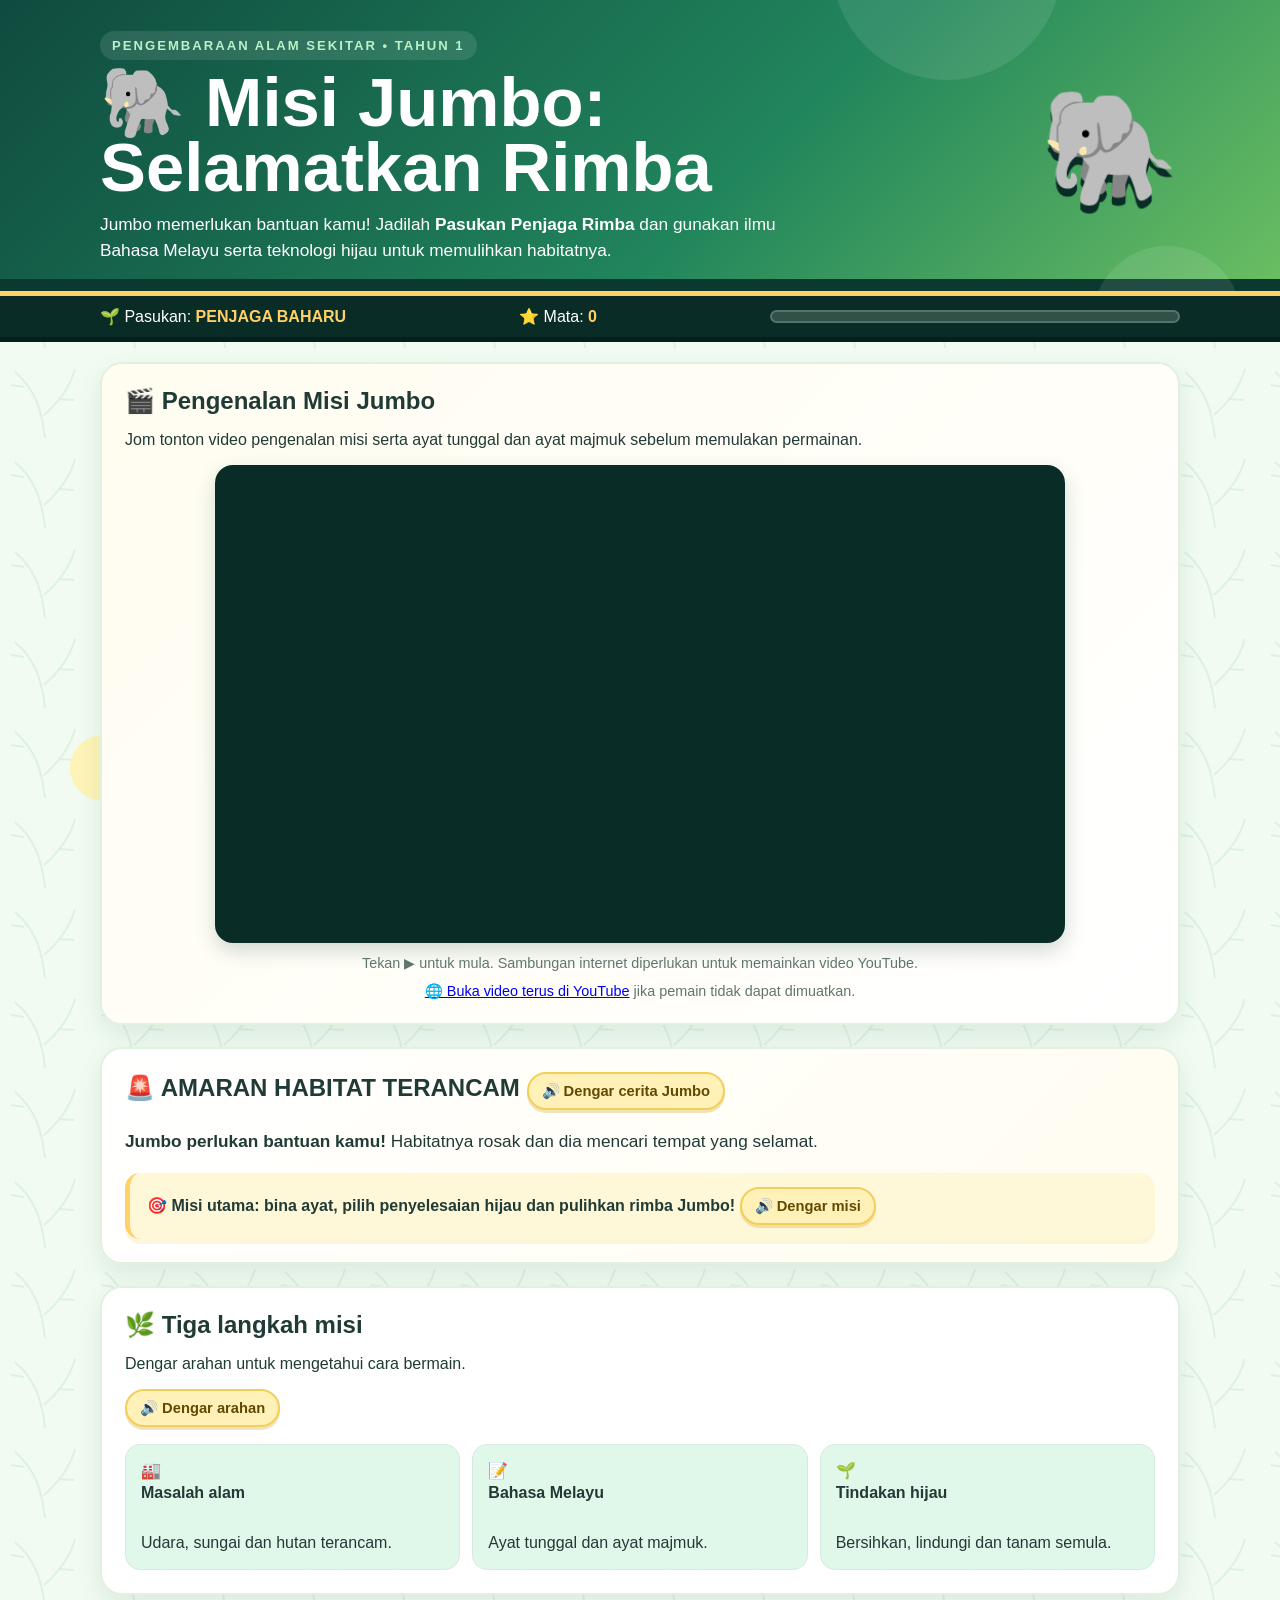
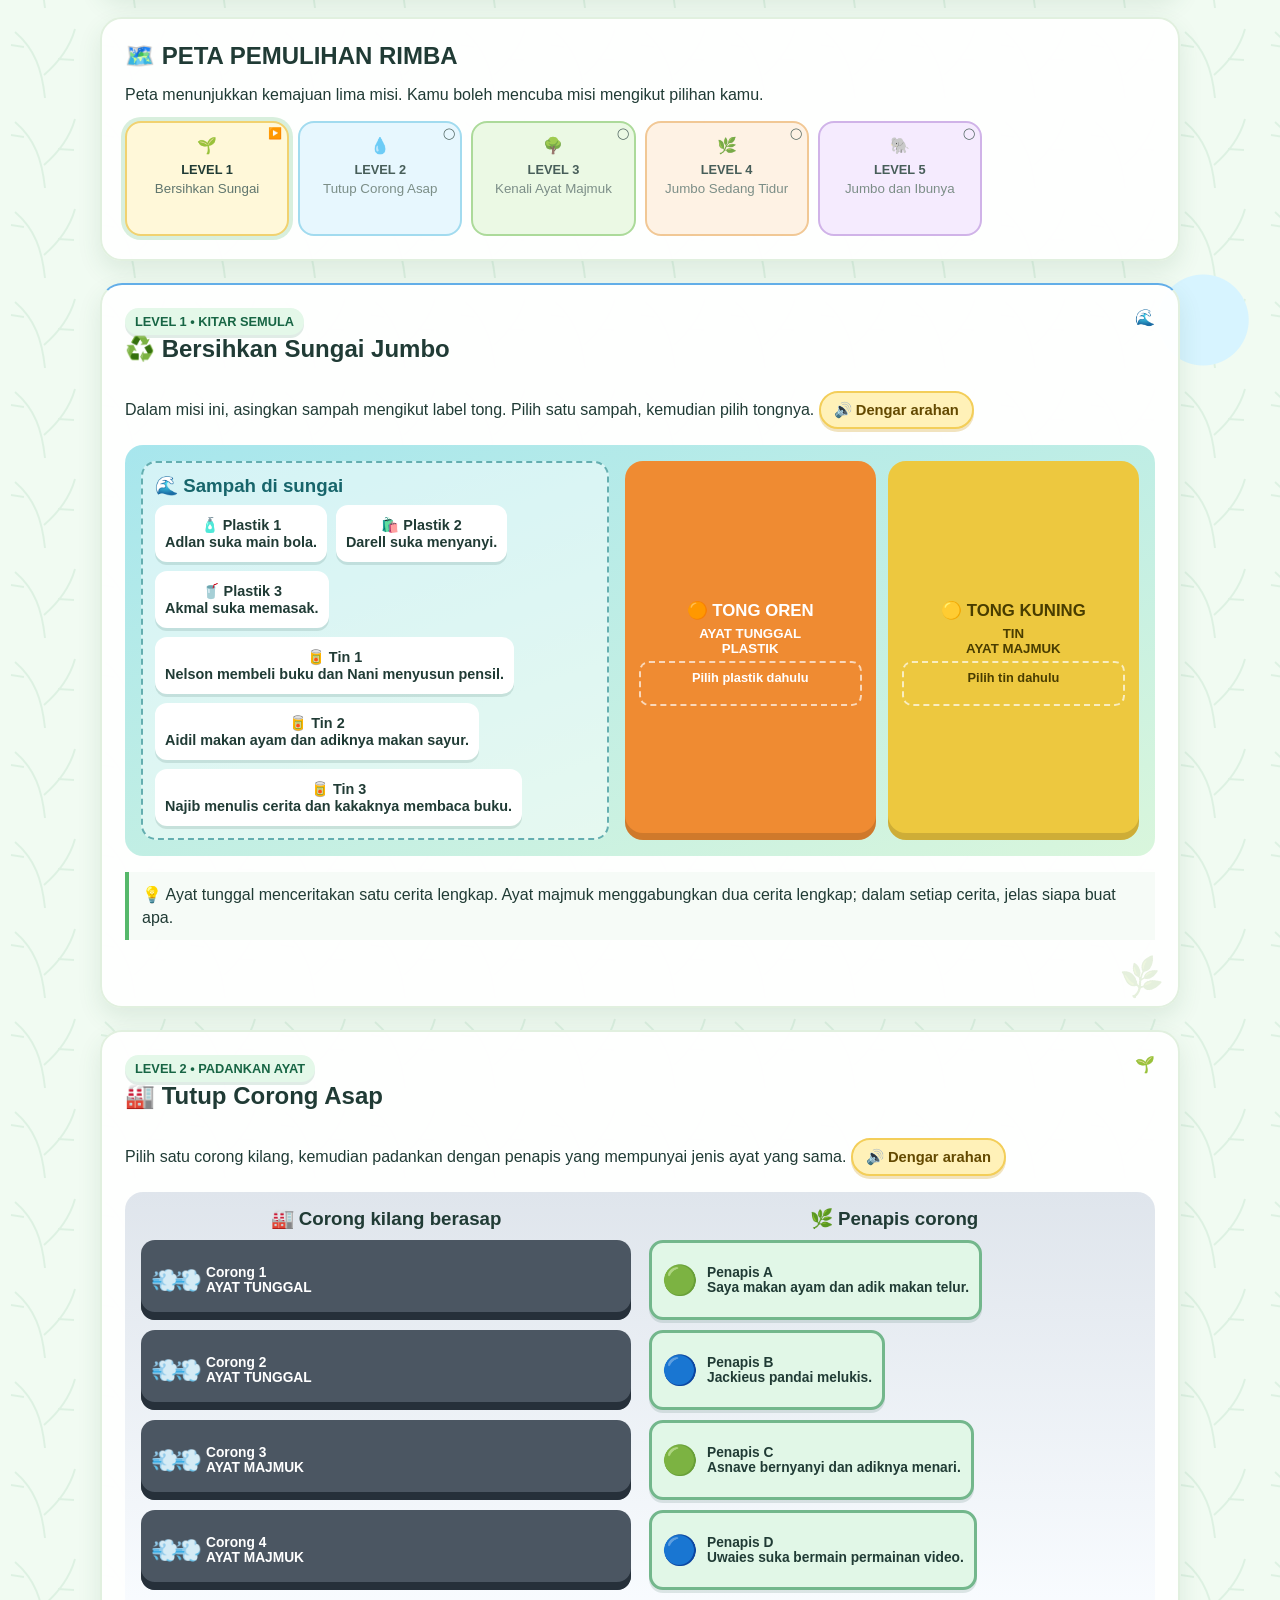
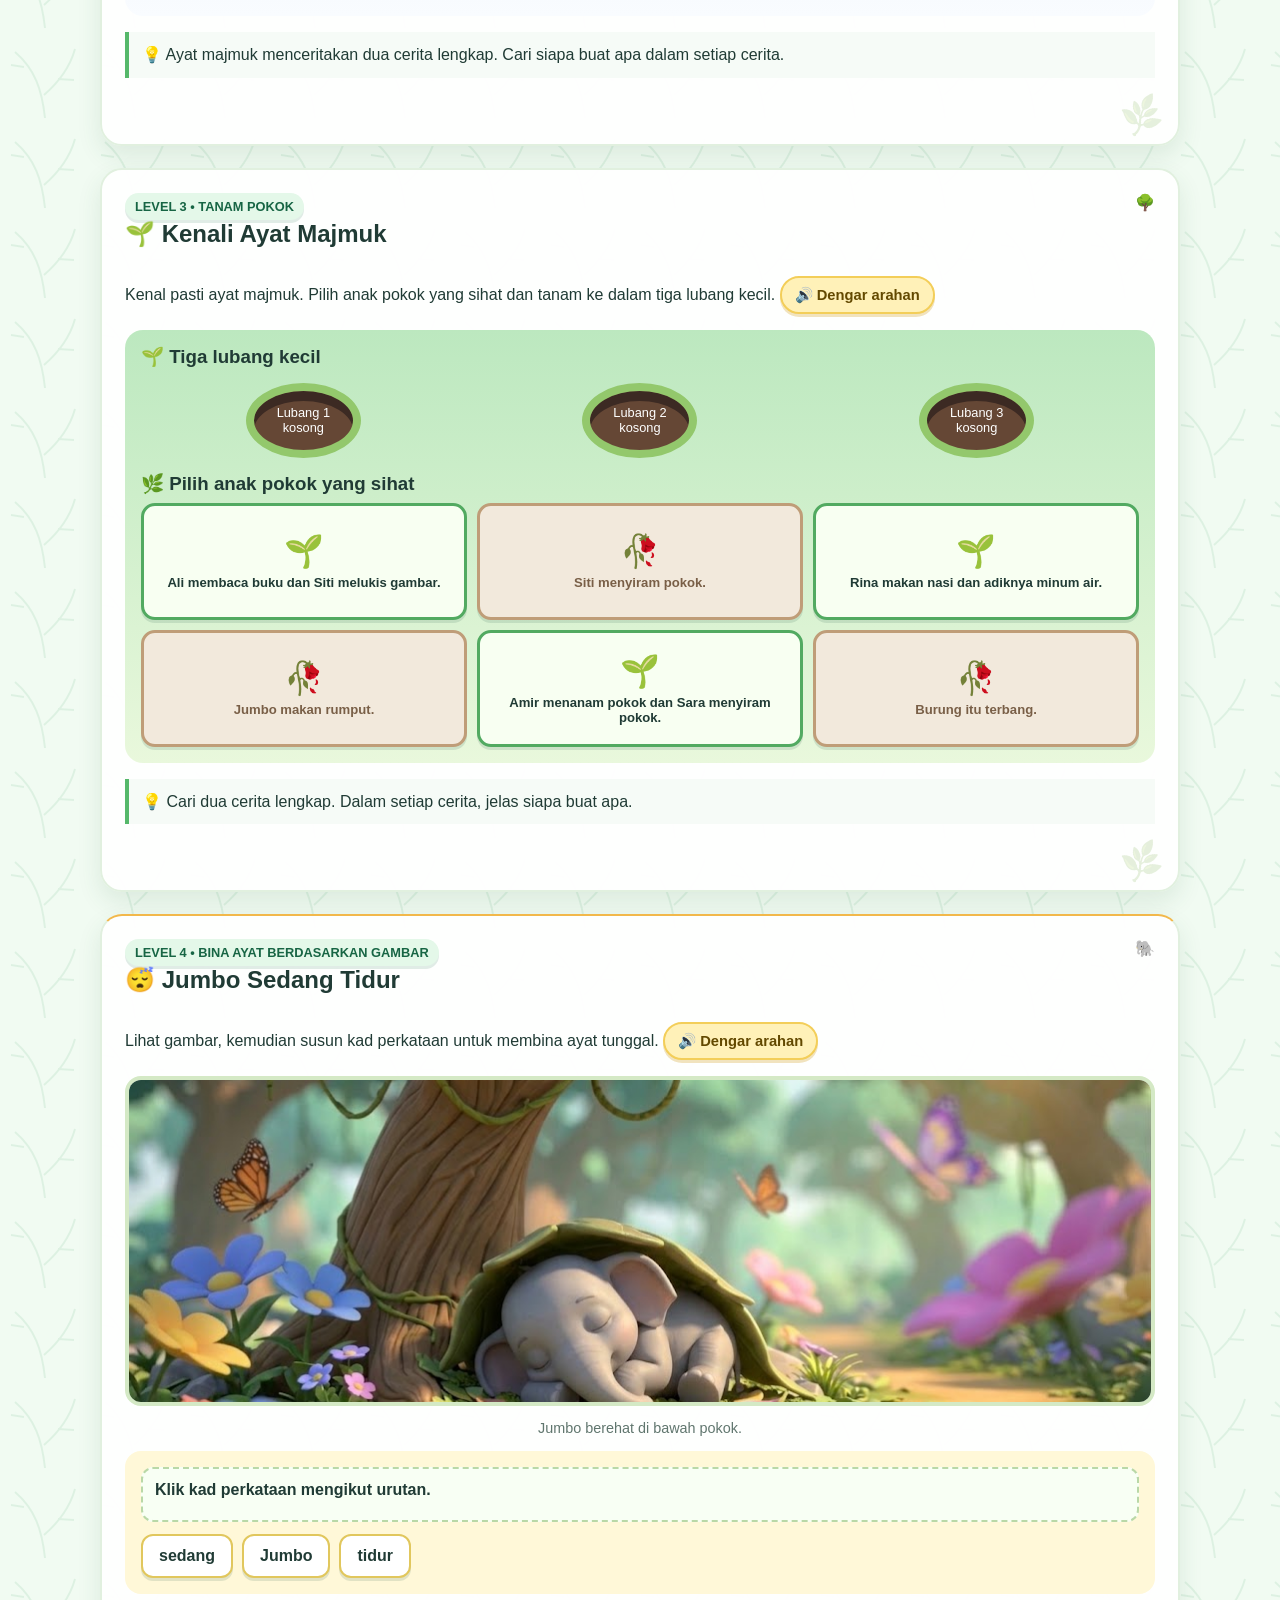
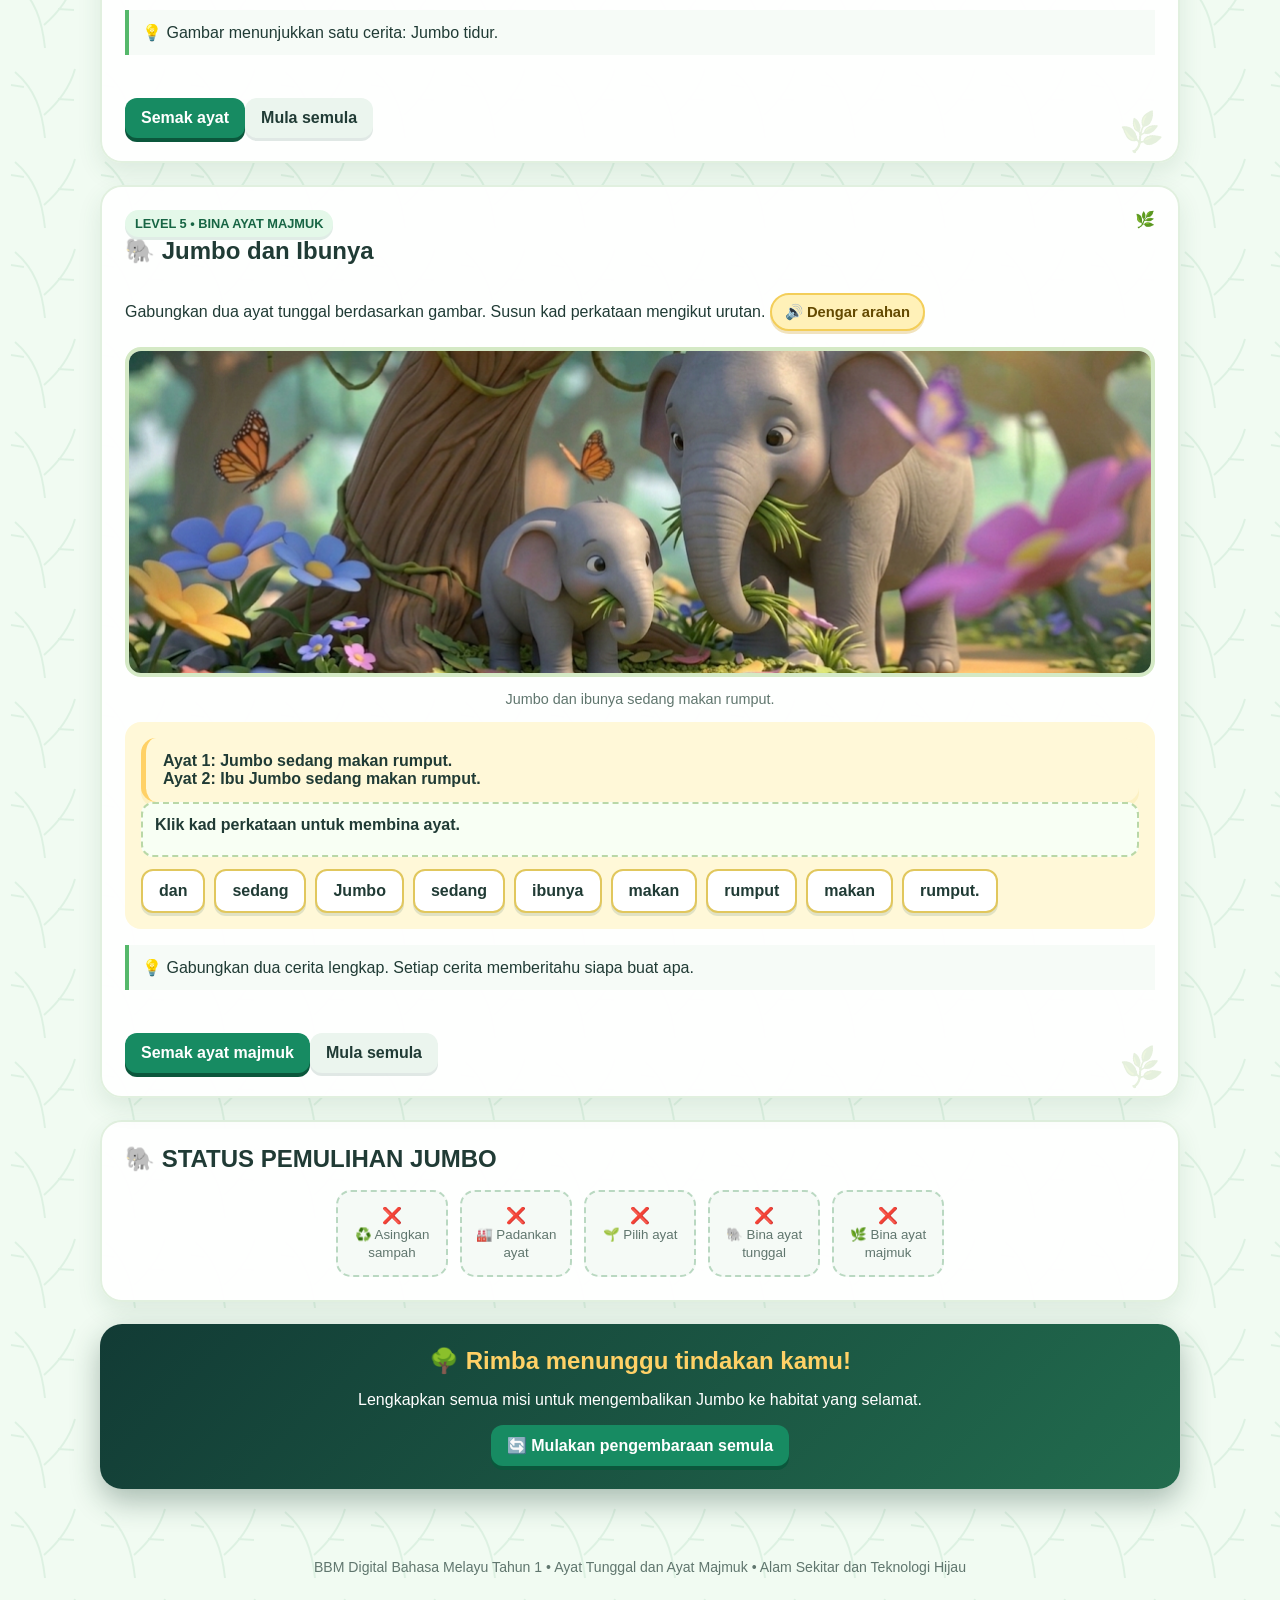
<file: permainan.html>
<!doctype html>
<html lang="ms">
<head>
  <meta charset="utf-8">
  <meta name="viewport" content="width=device-width, initial-scale=1">
  <title>Misi Jumbo: Permainan asal</title>
  <style>
    :root{--deep:#123b35;--green:#178b62;--mint:#dff8e9;--leaf:#55b86a;--gold:#ffd166;--orange:#f28c42;--red:#b84d39;--ink:#203b35;--muted:#60766e;--line:#d7e9df}
    *{box-sizing:border-box}body{margin:0;color:var(--ink);font-family:"Trebuchet MS",Arial,sans-serif;background:#eef9f1 url("data:image/svg+xml,%3Csvg width='90' height='90' viewBox='0 0 90 90' xmlns='http://www.w3.org/2000/svg'%3E%3Cg fill='none' stroke='%23d8efdf' stroke-width='2' opacity='.8'%3E%3Cpath d='M45 78C42 50 35 29 15 12M44 55C59 42 70 27 75 9M24 27l-13-2M58 39l16 1'/%3E%3C/g%3E%3C/svg%3E")}
    .wrap{width:min(1080px,92%);margin:auto}.hero{color:#fff;background:linear-gradient(135deg,#123b35,#237e58);padding:31px 0 27px;border-bottom:5px solid var(--gold)}.hero-top{display:flex;align-items:center;justify-content:space-between;gap:25px}.eyebrow{color:#b9f1c9;letter-spacing:2px;font-size:.82rem;font-weight:bold}.hero h1{font-size:clamp(2.1rem,6vw,4.3rem);line-height:.95;margin:10px 0}.hero p{max-width:730px;font-size:1.08rem;line-height:1.55;margin:0}.jumbo{font-size:7rem;filter:drop-shadow(0 8px 0 #092d26);animation:walk 3s ease-in-out infinite}@keyframes walk{50%{transform:translateY(-8px) rotate(2deg)}}
    .hud{background:#092d26;color:#fff}.hud .wrap{display:flex;gap:18px;align-items:center;justify-content:space-between;padding:11px 0}.hud strong{color:var(--gold)}.meter{height:10px;width:min(410px,40vw);background:#315148;border-radius:99px;overflow:hidden}.meter span{display:block;width:0;height:100%;background:linear-gradient(90deg,#9be56d,#ffd166);transition:width .3s}
    main{padding:25px 0 48px}.panel{background:rgba(255,255,255,.96);border:1px solid #fff;border-radius:22px;box-shadow:0 10px 25px #2b61431c;padding:23px;margin-bottom:22px}.intro{border-left:7px solid var(--gold)}h2{margin:0 0 12px}h3{margin:0 0 8px}.story{font-size:1.08rem;line-height:1.6}.callout{padding:14px 17px;border-radius:15px;background:#fff8d8;border-left:5px solid var(--gold);font-weight:bold}.eco-grid{display:grid;grid-template-columns:repeat(3,1fr);gap:12px;margin-top:17px}.eco-card{padding:15px;border-radius:15px;background:var(--mint);border:1px solid var(--line);line-height:1.4}.eco-card b{display:block;margin-bottom:5px}.map{display:grid;grid-template-columns:repeat(6,1fr);gap:9px;margin-top:17px}.location{position:relative;text-align:center;min-height:115px;padding:13px 5px;border:2px solid var(--line);border-radius:16px;background:#f8fcf9}.location strong{display:block;margin-top:7px;font-size:.8rem}.location small{display:block;color:var(--muted);margin-top:4px}.location.locked{opacity:.5;filter:grayscale(1)}.location.active{border-color:var(--leaf);box-shadow:0 0 0 4px #55b86a38}.location.complete{background:#e0f8e7;border-color:var(--green)}.tag{position:absolute;right:5px;top:4px;font-size:.7rem}
    .mission{border-top:6px solid var(--leaf)}.mission-head{display:flex;justify-content:space-between;gap:14px;align-items:flex-start}.mission-badge{display:inline-block;background:#e4f8e9;color:#176544;border-radius:99px;padding:6px 10px;font-weight:bold;font-size:.8rem}.question{font-size:1.18rem;font-weight:bold;line-height:1.5;margin:14px 0}.choices,.word-bank{display:flex;flex-wrap:wrap;gap:10px}button{border:0;border-radius:12px;padding:11px 16px;background:#ebf5ee;color:var(--ink);font:inherit;font-weight:bold;cursor:pointer;transition:.15s}button:hover{transform:translateY(-2px);background:#d9efdf}button:focus-visible{outline:3px solid #f6a53a;outline-offset:2px}.primary{background:var(--green);color:#fff}.primary:hover{background:#0f704f}.correct{background:#d4f5df!important;color:#126641}.wrong{background:#ffe2d8!important;color:#a84b35}.feedback{min-height:27px;margin:14px 0 0;font-weight:bold}.good{color:#13754f}.bad{color:#b84d39}.hint{background:#f6fbf7;border-left:4px solid var(--leaf);padding:11px 13px;line-height:1.45}.audio{background:#fff1b8;color:#634900;border:2px solid #f3ce59;border-radius:99px;padding:8px 13px;font-size:.92rem}.audio.playing{background:#ffd166}
    .parts{display:flex;justify-content:center;gap:12px;flex-wrap:wrap;margin-top:17px}.part{width:112px;text-align:center;padding:14px 5px;background:#f5faf6;border:2px dashed #b9d8c1;border-radius:15px;color:var(--muted)}.part.found{background:#fff5c9;border-style:solid;border-color:var(--gold);color:var(--ink);animation:pop .4s}@keyframes pop{50%{transform:scale(1.08)}}.board{display:flex;flex-wrap:wrap;gap:8px;min-height:58px;padding:14px;border:2px dashed #b9d8c1;border-radius:14px;background:#f8fcf9;margin:14px 0}.board span{background:var(--gold);padding:8px 11px;border-radius:9px;font-weight:bold}.selected{background:var(--gold)!important}.finish{text-align:center;background:linear-gradient(135deg,#123b35,#226c4e);color:#fff}.finish h2{color:var(--gold)}footer{text-align:center;color:var(--muted);font-size:.88rem;padding-bottom:25px}@media(max-width:730px){.hero-top{flex-direction:column;text-align:center}.jumbo{font-size:4.5rem}.hud .wrap{flex-wrap:wrap}.meter{order:3;width:100%}.eco-grid{grid-template-columns:1fr}.map{grid-template-columns:repeat(2,1fr)}.map .location:last-child{grid-column:span 2}.panel{padding:18px}}
    .river{display:grid;grid-template-columns:1fr 1.1fr;gap:16px;align-items:stretch;background:linear-gradient(160deg,#a7e6ed,#d9f6dc);border-radius:18px;padding:16px;margin:14px 0}.waste-zone{min-height:155px;border:2px dashed #65aeb0;border-radius:15px;padding:12px;background:#ffffff80}.waste-zone h3{color:#17656b}.waste-items{display:flex;flex-wrap:wrap;gap:9px}.waste{min-width:105px;padding:10px 8px;border:2px solid #fff;border-radius:12px;background:#fff;cursor:pointer;text-align:center;font-size:.9rem}.waste:hover,.waste.selected{transform:translateY(-3px);border-color:var(--green);background:#f7fff8}.waste.collected{opacity:.35;pointer-events:none;text-decoration:line-through}.bins{display:grid;grid-template-columns:repeat(2,1fr);gap:12px}.bin{min-height:155px;border-radius:18px;padding:14px;text-align:center;color:#fff;box-shadow:inset 0 -7px #0002}.bin.orange{background:#ef8b32}.bin.yellow{background:#edc83f;color:#493d00}.bin h3{font-size:1.05rem;margin:4px 0}.bin p{font-size:.83rem;margin:5px 0}.bin-target{min-height:45px;border:2px dashed #ffffffaa;border-radius:10px;padding:7px;font-size:.8rem}.bin.correct{outline:4px solid var(--green)}.bin.wrong{outline:4px solid var(--red)}
    .factory{display:grid;grid-template-columns:1fr 1fr;gap:18px;background:linear-gradient(180deg,#dfe5ec,#f9fcff);border-radius:18px;padding:16px;margin:14px 0}.factory-side h3{text-align:center}.smoke-stack{display:flex;align-items:center;gap:9px;min-height:80px;margin:10px 0;padding:10px;border-radius:14px;background:#4b5662;color:#fff;box-shadow:inset 0 -8px #26303a}.smoke{font-size:1.4rem;letter-spacing:-5px;animation:smoke 2s ease-in-out infinite}@keyframes smoke{50%{transform:translateY(-5px);opacity:.5}}.stack-label,.filter-label{flex:1;text-align:left;font-size:.86rem}.filter-unit{display:flex;align-items:center;gap:9px;min-height:80px;margin:10px 0;padding:10px;border:3px solid #73b78c;border-radius:14px;background:#e1f7e7;cursor:pointer}.filter-unit:hover,.filter-unit.selected{border-color:var(--green);transform:translateY(-2px)}.filter-icon{font-size:1.8rem}.smoke-stack.selected{outline:4px solid var(--gold)}.matched{opacity:.45;pointer-events:none}.factory-wrong{animation:shake .25s}@keyframes shake{25%{transform:translateX(-4px)}75%{transform:translateX(4px)}}
    .nursery{background:linear-gradient(180deg,#bce8bf,#e9f8dc);border-radius:18px;padding:16px;margin:14px 0}.holes{display:flex;justify-content:space-around;gap:12px;margin:15px 0}.hole{width:115px;height:75px;border-radius:50%;background:#654735;border:8px solid #93c86c;box-shadow:inset 0 10px #3c2a23;display:flex;align-items:center;justify-content:center;color:#fff;font-size:.8rem;text-align:center}.hole.filled{background:#51a85c;border-color:#f6d76b}.saplings{display:grid;grid-template-columns:repeat(3,1fr);gap:10px}.sapling{min-height:117px;padding:10px;border:3px solid #a7c7a4;border-radius:14px;background:#f8fff2;cursor:pointer;text-align:center;font-size:.82rem}.sapling:hover,.sapling.selected{border-color:var(--green);transform:translateY(-3px)}.sapling.healthy{border-color:#52aa61}.sapling.wilted{border-color:#bf9d78;background:#f2e9dc;color:#795f47}.sapling.planted{opacity:.4;pointer-events:none}.plant-icon{display:block;font-size:2rem;margin-bottom:5px}.nursery-wrong{animation:shake .25s}@media(max-width:730px){.saplings{grid-template-columns:repeat(2,1fr)}}.context-scene{padding:18px;border-radius:16px;background:#e4f6df;text-align:center;font-size:3.4rem;margin:14px 0}.context-scene p{font-size:1rem;margin:8px 0 0;font-weight:bold}.build-area{padding:16px;border-radius:16px;background:#fff8d8;margin:14px 0}.build-cards{display:flex;flex-wrap:wrap;gap:9px;margin-top:12px}.build-card{background:#fff;border:2px solid #e1c75d}.build-card.used{opacity:.4;pointer-events:none}.build-result{min-height:55px;border:2px dashed #b9d8a7;border-radius:12px;padding:12px;background:#f8fff4;font-weight:bold}
    .context-image{display:block;width:100%;max-height:330px;object-fit:cover;border-radius:16px;margin:14px 0;border:4px solid #d4e9c5}.image-caption{text-align:center;color:var(--muted);font-size:.9rem}
    .video-panel{border-top:7px solid var(--gold);background:linear-gradient(135deg,#fffdf0,#fff)}.video-wrap{max-width:850px;margin:16px auto 0;border-radius:18px;overflow:hidden;background:#092d26;box-shadow:0 8px 20px #174b3833}.video-wrap video{display:block;width:100%;max-height:480px;background:#092d26}.video-note{text-align:center;color:var(--muted);font-size:.9rem;margin:12px 0 0}    .video-error{display:none;margin:12px auto 0;padding:12px;border-radius:12px;background:#fff0df;color:#85501e;text-align:center}.video-error.show{display:block}.video-error a{color:#176544;font-weight:bold}.video-picker{display:inline-block;margin-top:10px;cursor:pointer}
    /* Cheerful visual layer: the learning interactions remain unchanged. */
    body{background-color:#f1fbf2;background-image:radial-gradient(circle at 8% 12%,#fff4b8 0 32px,transparent 33px),radial-gradient(circle at 94% 30%,#d7f4ff 0 45px,transparent 46px),url("data:image/svg+xml,%3Csvg width='90' height='90' viewBox='0 0 90 90' xmlns='http://www.w3.org/2000/svg'%3E%3Cg fill='none' stroke='%23d8efdf' stroke-width='2' opacity='.8'%3E%3Cpath d='M45 78C42 50 35 29 15 12M44 55C59 42 70 27 75 9M24 27l-13-2M58 39l16 1'/%3E%3C/g%3E%3C/svg%3E")}
    .hero{position:relative;overflow:hidden;background:linear-gradient(135deg,#0f4b3f 0%,#21855c 58%,#6bbf62 100%);box-shadow:inset 0 -12px 0 #0b382f}
    .hero:before,.hero:after{content:"";position:absolute;border-radius:50%;background:#ffffff18;pointer-events:none}.hero:before{width:230px;height:230px;right:17%;top:-150px}.hero:after{width:150px;height:150px;right:3%;bottom:-105px}.hero-top{position:relative;z-index:1}.eyebrow{display:inline-block;padding:7px 12px;border-radius:99px;background:#ffffff1c}.jumbo{animation:walk 3s ease-in-out infinite,glow 2.5s ease-in-out infinite}@keyframes glow{50%{filter:drop-shadow(0 8px 0 #092d26) drop-shadow(0 0 18px #ffe788)}}
    .hud{box-shadow:0 5px 0 #061f1b;position:relative;z-index:2}.meter{border:2px solid #54756a;height:13px}.meter span{background:linear-gradient(90deg,#9be56d,#ffe27a,#ffb85c)}
    .panel{border:2px solid #e1f0df;transition:transform .2s,box-shadow .2s}.panel:hover{transform:translateY(-2px);box-shadow:0 14px 30px #2b61432b}.intro{background:linear-gradient(135deg,#fff,#fffdf0)}.callout{box-shadow:0 5px 0 #efd36b33}
    .mission{position:relative;overflow:hidden}.mission:after{content:"🌿";position:absolute;right:16px;bottom:10px;font-size:2rem;opacity:.15;transform:rotate(-18deg);pointer-events:none}.mission:nth-of-type(4n){border-top-color:#f2b84b}.mission:nth-of-type(5n){border-top-color:#62aee8}
    .mission-badge{box-shadow:0 3px 0 #17654420}.audio{box-shadow:0 3px 0 #d4aa3c55}.audio:hover{background:#ffe28a}
    button{box-shadow:0 3px 0 #174b3820}.primary{box-shadow:0 4px 0 #0b573c}.choices button:hover,.build-card:hover,.sapling:hover,.filter-unit:hover{box-shadow:0 5px 0 #174b3825}
    .map .location:nth-child(1){background:#fff8d9;border-color:#f1d270}.map .location:nth-child(2){background:#e2f6ff;border-color:#8ed4ec}.map .location:nth-child(3){background:#e7f8df;border-color:#9bd385}.map .location:nth-child(4){background:#fff0df;border-color:#efbc7f}.map .location:nth-child(5){background:#f4e7ff;border-color:#c6a3e4}.map .location.complete{background:#d9f7df;border-color:#48b979}
    .eco-card{transition:transform .2s,box-shadow .2s}.eco-card:hover{transform:translateY(-4px) rotate(-1deg);box-shadow:0 7px 14px #2b61432b}.finish{border:0;box-shadow:0 12px 30px #143d2c55}
    .location.upcoming{opacity:.82}
    .smoke-stack{width:100%;text-align:left}
    .video-wrap{aspect-ratio:16/9}
    .video-wrap iframe{display:block;width:100%;height:100%;border:0}
    @media(max-width:730px){.river,.factory{grid-template-columns:1fr}}
    @media(max-width:480px){.bins{grid-template-columns:1fr}.holes{flex-wrap:wrap}.hole{flex:1 1 90px;max-width:115px}.waste{min-width:0;flex:1 1 105px}}
  </style>
</head>
<body>
  <header class="hero"><div class="wrap hero-top"><div><div class="eyebrow">PENGEMBARAAN ALAM SEKITAR • TAHUN 1</div><h1>🐘 Misi Jumbo:<br>Selamatkan Rimba</h1><p>Jumbo memerlukan bantuan kamu! Jadilah <strong>Pasukan Penjaga Rimba</strong> dan gunakan ilmu Bahasa Melayu serta teknologi hijau untuk memulihkan habitatnya.</p></div><div class="jumbo" aria-label="Jumbo si gajah">🐘</div></div></header>
  <div class="hud"><div class="wrap"><span>🌱 Pasukan: <strong id="rank">PENJAGA BAHARU</strong></span><span>⭐ Mata: <strong id="xp">0</strong></span><div class="meter" aria-label="Kemajuan pemulihan habitat"><span id="meter"></span></div></div></div>
  <main class="wrap">
    <section class="panel video-panel" aria-labelledby="video-title"><h2 id="video-title">🎬 Pengenalan Misi Jumbo</h2><p>Jom tonton video pengenalan misi serta ayat tunggal dan ayat majmuk sebelum memulakan permainan.</p><div class="video-wrap"><iframe width="100%" height="480" src="https://www.youtube.com/embed/cld8EUnH0_0" title="MISI JUMBO: AYAT TUNGGAL DAN AYAT MAJMUK" frameborder="0" referrerpolicy="strict-origin-when-cross-origin" allow="accelerometer; autoplay; clipboard-write; encrypted-media; gyroscope; picture-in-picture; web-share" allowfullscreen></iframe></div><p class="video-note">Tekan ▶ untuk mula. Sambungan internet diperlukan untuk memainkan video YouTube.</p><p class="video-note"><a href="https://youtu.be/cld8EUnH0_0?si=64o48O7R-yEGc9-E" target="_blank" rel="noopener">🌐 Buka video terus di YouTube</a> jika pemain tidak dapat dimuatkan.</p></section>
    <section class="panel intro"><h2>🚨 AMARAN HABITAT TERANCAM <button class="audio" data-audio="audio/audio-pengenalan.mp3">🔊 Dengar cerita Jumbo</button></h2><p class="story"><strong>Jumbo perlukan bantuan kamu!</strong> Habitatnya rosak dan dia mencari tempat yang selamat.</p><div class="callout">🎯 Misi utama: bina ayat, pilih penyelesaian hijau dan pulihkan rimba Jumbo! <button class="audio" data-audio="audio/audio-misi-utama.mp3">🔊 Dengar misi</button></div></section>
    <section class="panel"><h2>🌿 Tiga langkah misi</h2><p>Dengar arahan untuk mengetahui cara bermain.</p><button class="audio" data-audio="audio/tiga-langkah-misi.mp3">🔊 Dengar arahan</button><div class="eco-grid"><div class="eco-card">🏭 <b>Masalah alam</b><br>Udara, sungai dan hutan terancam.</div><div class="eco-card">📝 <b>Bahasa Melayu</b><br>Ayat tunggal dan ayat majmuk.</div><div class="eco-card">🌱 <b>Tindakan hijau</b><br>Bersihkan, lindungi dan tanam semula.</div></div></section>
    <section class="panel"><h2>🗺️ PETA PEMULIHAN RIMBA</h2><p>Peta menunjukkan kemajuan lima misi. Kamu boleh mencuba misi mengikut pilihan kamu.</p><div class="map" id="map"></div></section>
    <section class="panel mission"><div class="mission-head"><div><span class="mission-badge">LEVEL 1 • KITAR SEMULA</span><h2>♻️ Bersihkan Sungai Jumbo</h2></div><span>🌊</span></div><p>Dalam misi ini, asingkan sampah mengikut label tong. Pilih satu sampah, kemudian pilih tongnya. <button class="audio" data-audio="audio/level-1.mp3">🔊 Dengar arahan</button></p><div class="river"><div class="waste-zone"><h3>🌊 Sampah di sungai</h3><div class="waste-items" id="wasteItems"><button class="waste" data-type="plastic">🧴 <strong>Plastik 1</strong><br>Adlan suka main bola.</button><button class="waste" data-type="plastic">🛍️ <strong>Plastik 2</strong><br>Darell suka menyanyi.</button><button class="waste" data-type="plastic">🥤 <strong>Plastik 3</strong><br>Akmal suka memasak.</button><button class="waste" data-type="tin">🥫 <strong>Tin 1</strong><br>Nelson membeli buku dan Nani menyusun pensil.</button><button class="waste" data-type="tin">🥫 <strong>Tin 2</strong><br>Aidil makan ayam dan adiknya makan sayur.</button><button class="waste" data-type="tin">🥫 <strong>Tin 3</strong><br>Najib menulis cerita dan kakaknya membaca buku.</button></div></div><div class="bins"><button class="bin orange" data-bin="plastic"><h3>🟠 TONG OREN</h3><p>AYAT TUNGGAL<br><strong>PLASTIK</strong></p><div class="bin-target">Pilih plastik dahulu</div></button><button class="bin yellow" data-bin="tin"><h3>🟡 TONG KUNING</h3><p><strong>TIN</strong><br>AYAT MAJMUK</p><div class="bin-target">Pilih tin dahulu</div></button></div></div><p class="hint">💡 Ayat tunggal menceritakan satu cerita lengkap. Ayat majmuk menggabungkan dua cerita lengkap; dalam setiap cerita, jelas siapa buat apa.</p><p class="feedback" id="f1" aria-live="polite"></p></section>
    <section class="panel mission"><div class="mission-head"><div><span class="mission-badge">LEVEL 2 • PADANKAN AYAT</span><h2>🏭 Tutup Corong Asap</h2></div><span>🌱</span></div><p>Pilih satu corong kilang, kemudian padankan dengan penapis yang mempunyai jenis ayat yang sama. <button class="audio" data-audio="audio/level-2.mp3">🔊 Dengar arahan</button></p><div class="factory"><div class="factory-side"><h3>🏭 Corong kilang berasap</h3><button type="button" class="smoke-stack" data-kind="single"><span class="smoke">💨💨</span><span class="stack-label"><strong>Corong 1</strong><br>AYAT TUNGGAL</span></button><button type="button" class="smoke-stack" data-kind="single"><span class="smoke">💨💨</span><span class="stack-label"><strong>Corong 2</strong><br>AYAT TUNGGAL</span></button><button type="button" class="smoke-stack" data-kind="compound"><span class="smoke">💨💨</span><span class="stack-label"><strong>Corong 3</strong><br>AYAT MAJMUK</span></button><button type="button" class="smoke-stack" data-kind="compound"><span class="smoke">💨💨</span><span class="stack-label"><strong>Corong 4</strong><br>AYAT MAJMUK</span></button></div><div class="factory-side"><h3>🌿 Penapis corong</h3><button class="filter-unit" data-kind="compound"><span class="filter-icon">🟢</span><span class="filter-label"><strong>Penapis A</strong><br>Saya makan ayam dan adik makan telur.</span></button><button class="filter-unit" data-kind="single"><span class="filter-icon">🔵</span><span class="filter-label"><strong>Penapis B</strong><br>Jackieus pandai melukis.</span></button><button class="filter-unit" data-kind="compound"><span class="filter-icon">🟢</span><span class="filter-label"><strong>Penapis C</strong><br>Asnave bernyanyi dan adiknya menari.</span></button><button class="filter-unit" data-kind="single"><span class="filter-icon">🔵</span><span class="filter-label"><strong>Penapis D</strong><br>Uwaies suka bermain permainan video.</span></button></div></div><p class="hint">💡 Ayat majmuk mempunyai dua cerita lengkap. Cari siapa buat apa dalam setiap cerita.</p><p class="feedback" id="f2" aria-live="polite"></p></section>
    <section class="panel mission"><div class="mission-head"><div><span class="mission-badge">LEVEL 3 • TANAM POKOK</span><h2>🌱 Kenali Ayat Majmuk</h2></div><span>🌳</span></div><p>Kenal pasti ayat majmuk. Pilih anak pokok yang sihat dan tanam ke dalam tiga lubang kecil. <button class="audio" data-audio="audio/level-3.mp3">🔊 Dengar arahan</button></p><div class="nursery"><h3>🌱 Tiga lubang kecil</h3><div class="holes"><div class="hole" id="hole1">Lubang 1<br>kosong</div><div class="hole" id="hole2">Lubang 2<br>kosong</div><div class="hole" id="hole3">Lubang 3<br>kosong</div></div><h3>🌿 Pilih anak pokok yang sihat</h3><div class="saplings" id="saplings"><button class="sapling healthy" data-kind="compound"><span class="plant-icon">🌱</span>Ali membaca buku dan Siti melukis gambar.</button><button class="sapling wilted" data-kind="single"><span class="plant-icon">🥀</span>Siti menyiram pokok.</button><button class="sapling healthy" data-kind="compound"><span class="plant-icon">🌱</span>Rina makan nasi dan adiknya minum air.</button><button class="sapling wilted" data-kind="single"><span class="plant-icon">🥀</span>Jumbo makan rumput.</button><button class="sapling healthy" data-kind="compound"><span class="plant-icon">🌱</span>Amir menanam pokok dan Sara menyiram pokok.</button><button class="sapling wilted" data-kind="single"><span class="plant-icon">🥀</span>Burung itu terbang.</button></div></div><p class="hint">💡 Cari dua cerita lengkap. Dalam setiap cerita, jelas siapa buat apa.</p><p class="feedback" id="f3" aria-live="polite"></p></section>
    <section class="panel mission"><div class="mission-head"><div><span class="mission-badge">LEVEL 4 • BINA AYAT BERDASARKAN GAMBAR</span><h2>😴 Jumbo Sedang Tidur</h2></div><span>🐘</span></div><p>Lihat gambar, kemudian susun kad perkataan untuk membina ayat tunggal. <button class="audio" data-audio="audio/level-4.mp3">🔊 Dengar arahan</button></p><img class="context-image" src="jumbo-tidur.png" alt="Jumbo sedang tidur di bawah pokok dalam hutan"><p class="image-caption">Jumbo berehat di bawah pokok.</p><div class="build-area"><div class="build-result" id="buildResult4">Klik kad perkataan mengikut urutan.</div><div class="build-cards" id="buildBank4"></div></div><p class="hint">💡 Gambar menunjukkan satu perbuatan sahaja, jadi bina ayat tunggal.</p><p class="feedback" id="f4" aria-live="polite"></p><button class="primary" id="buildCheck4">Semak ayat</button><button id="buildClear4">Mula semula</button></section>


    <section class="panel mission"><div class="mission-head"><div><span class="mission-badge">LEVEL 5 • BINA AYAT MAJMUK</span><h2>🐘 Jumbo dan Ibunya</h2></div><span>🌿</span></div><p>Gabungkan dua ayat tunggal berdasarkan gambar. Susun kad perkataan mengikut urutan. <button class="audio" data-audio="audio/level-5.mp3">🔊 Dengar arahan</button></p><img class="context-image" src="jumbo-ibu-makan.png" alt="Jumbo dan ibunya sedang makan rumput di dalam hutan"><p class="image-caption">Jumbo dan ibunya sedang makan rumput.</p><div class="build-area"><div class="callout">Ayat 1: <strong>Jumbo sedang makan rumput.</strong><br>Ayat 2: <strong>Ibu Jumbo sedang makan rumput.</strong></div><div class="build-result" id="buildResult">Klik kad perkataan untuk membina ayat.</div><div class="build-cards" id="buildBank"></div></div><p class="hint">💡 Gabungkan dua cerita lengkap. Setiap cerita memberitahu siapa buat apa.</p><p class="feedback" id="f5" aria-live="polite"></p><button class="primary" id="buildCheck">Semak ayat majmuk</button><button id="buildClear">Mula semula</button></section>
    <section class="panel"><h2>🐘 STATUS PEMULIHAN JUMBO</h2><div class="parts" id="parts"></div></section>
    <section class="panel finish"><h2 id="finishTitle">🌳 Rimba menunggu tindakan kamu!</h2><p id="finishText">Lengkapkan semua misi untuk mengembalikan Jumbo ke habitat yang selamat.</p><button class="primary" id="reset">🔄 Mulakan pengembaraan semula</button></section>
  </main>
  <footer>BBM Digital Bahasa Melayu Tahun 1 • Ayat Tunggal dan Ayat Majmuk • Alam Sekitar dan Teknologi Hijau</footer>
  <script>
    document.querySelectorAll(".hint").forEach((hint,index)=>{
      const hints=[
        "💡 Ayat tunggal menceritakan satu cerita lengkap. Ayat majmuk menggabungkan dua cerita lengkap; dalam setiap cerita, jelas siapa buat apa.",
        "💡 Ayat majmuk menceritakan dua cerita lengkap. Cari siapa buat apa dalam setiap cerita.",
        "💡 Cari dua cerita lengkap. Dalam setiap cerita, jelas siapa buat apa.",
        "💡 Gambar menunjukkan satu cerita: Jumbo tidur.",
        "💡 Gabungkan dua cerita lengkap. Setiap cerita memberitahu siapa buat apa."
      ];
      if(hints[index])hint.textContent=hints[index];
    });
    const missions=[["Level 1 • Bersihkan Sungai","♻️ Asingkan sampah"],["Level 2 • Tutup Corong Asap","🏭 Padankan ayat"],["Level 3 • Kenali Ayat Majmuk","🌱 Pilih ayat"],["Level 4 • Jumbo Sedang Tidur","🐘 Bina ayat tunggal"],["Level 5 • Jumbo dan Ibunya","🌿 Bina ayat majmuk"]];let score=0,done=new Set();
    const map=document.getElementById("map"),parts=document.getElementById("parts"),icons=["🌱","💧","🌳","🌿","🐘"];
    missions.forEach((m,i)=>{map.innerHTML+=`<div class="location ${i?"upcoming":"active"}" id="loc${i}"><span class="tag">${i?"◯":"▶️"}</span><div>${icons[i]}</div><strong>${i<4?"LEVEL "+(i+1):"LEVEL 5"}</strong><small>${m[0].split("•")[1]||m[0]}</small></div>`;parts.innerHTML+=`<div class="part" id="part${i}"><div>❌</div><small>${m[1]}</small></div>`});
    function win(i,feedback){if(done.has(i))return;done.add(i);score+=100;document.getElementById("xp").textContent=score;document.getElementById("rank").textContent=done.size>=5?"WIRA RIMBA":done.size>=3?"RENJER MUDA":"PENJAGA BAHARU";document.getElementById("meter").style.width=done.size/5*100+"%";document.getElementById("loc"+i).className="location complete";document.querySelector("#loc"+i+" .tag").textContent="✅";document.getElementById("part"+i).className="part found";document.querySelector("#part"+i+" div").textContent="✅";feedback.textContent="✅ Betul! Habitat Jumbo semakin pulih. +100 mata.";feedback.className="feedback good";document.querySelectorAll(".location.active").forEach(item=>{item.className="location upcoming";item.querySelector(".tag").textContent="◯"});const nextIndex=missions.findIndex((_,index)=>!done.has(index));if(nextIndex!==-1){const next=document.getElementById("loc"+nextIndex);next.className="location active";next.querySelector(".tag").textContent="▶️"}else{document.getElementById("finishTitle").textContent="🐘 JUMBO SELAMAT!";document.getElementById("finishText").textContent="Tahniah! Kamu berjaya menggunakan ilmu Bahasa Melayu untuk memulihkan rimba."}}
    let selectedStack=null,matchedFilters=0;document.querySelectorAll(".smoke-stack").forEach(stack=>stack.onclick=()=>{if(stack.classList.contains("matched"))return;document.querySelectorAll(".smoke-stack").forEach(item=>item.classList.remove("selected"));stack.classList.add("selected");selectedStack=stack;});
    document.querySelectorAll(".filter-unit").forEach(filter=>filter.onclick=()=>{const f=document.getElementById("f2");if(!selectedStack){f.textContent="👆 Pilih satu corong berasap dahulu.";f.className="feedback bad";return}if(selectedStack.dataset.kind===filter.dataset.kind){selectedStack.classList.remove("selected");selectedStack.classList.add("matched");filter.classList.add("matched");matchedFilters++;selectedStack=null;f.textContent=matchedFilters===4?"✅ Semua corong ditutup! Asap hitam berjaya ditapis. +100 mata.":"✅ Padanan betul! Corong dan penapis mempunyai jenis ayat yang sama.";f.className="feedback good";if(matchedFilters===4)win(1,f)}else{filter.classList.add("factory-wrong");setTimeout(()=>filter.classList.remove("factory-wrong"),300);f.textContent="⚠️ Padanan belum betul. Semak label ayat tunggal atau ayat majmuk.";f.className="feedback bad"}});
    let selectedWaste=null,collectedWaste=0;document.querySelectorAll("#wasteItems .waste").forEach(waste=>waste.onclick=()=>{if(waste.classList.contains("collected"))return;document.querySelectorAll("#wasteItems .waste").forEach(item=>item.classList.remove("selected"));waste.classList.add("selected");selectedWaste=waste;});
    document.querySelectorAll(".bin").forEach(bin=>bin.onclick=()=>{const f=document.getElementById("f1");if(!selectedWaste){f.textContent="👆 Pilih satu sampah di sungai dahulu.";f.className="feedback bad";return}if(selectedWaste.dataset.type===bin.dataset.bin){selectedWaste.classList.remove("selected");selectedWaste.classList.add("collected");collectedWaste++;bin.classList.add("correct");setTimeout(()=>bin.classList.remove("correct"),350);selectedWaste=null;f.textContent=collectedWaste===6?"✅ Semua sampah diasingkan! Sungai Jumbo semakin bersih. +100 mata.":"✅ Betul! Sampah dimasukkan ke tong yang sesuai.";f.className="feedback good";if(collectedWaste===6)win(0,f)}else{bin.classList.add("wrong");setTimeout(()=>bin.classList.remove("wrong"),350);f.textContent="⚠️ Dalam misi ini, plastik ke tong oren dan tin ke tong kuning.";f.className="feedback bad"}});
    let planted=0;document.querySelectorAll(".sapling").forEach(sapling=>sapling.onclick=()=>{const f=document.getElementById("f3");if(sapling.classList.contains("planted"))return;if(sapling.dataset.kind==="compound"){const hole=document.getElementById("hole"+(planted+1));hole.innerHTML="🌳<br>ditanam";hole.classList.add("filled");sapling.classList.add("planted");planted++;f.textContent=planted===3?"✅ Tiga anak pokok sihat berjaya ditanam! Rimba semakin hijau. +100 mata.":"✅ Betul! Ayat majmuk menjadi pokok yang sihat.";f.className="feedback good";if(planted===3)win(2,f)}else{sapling.classList.add("nursery-wrong");setTimeout(()=>sapling.classList.remove("nursery-wrong"),300);f.textContent="⚠️ Anak pokok ini layu. Itu ayat tunggal. Cari ayat yang mempunyai dua cerita lengkap.";f.className="feedback bad"}});
    const answer4=["Jumbo","sedang","tidur"],chosen4=[];["tidur","Jumbo","sedang"].sort(()=>Math.random()-.5).forEach(word=>{const card=document.createElement("button");card.className="build-card";card.textContent=word;card.onclick=()=>{if(card.disabled)return;chosen4.push(word);card.disabled=true;card.classList.add("used");document.getElementById("buildResult4").textContent=chosen4.join(" ")};document.getElementById("buildBank4").appendChild(card)});document.getElementById("buildCheck4").onclick=()=>{const f=document.getElementById("f4");if(chosen4.join("|")===answer4.join("|")){f.textContent="✅ Ayat tunggal yang sesuai dengan gambar! +100 mata.";f.className="feedback good";win(3,f)}else{f.textContent="⚠️ Susunan belum betul. Lihat gambar dan mulakan dengan “Jumbo”.";f.className="feedback bad"}};document.getElementById("buildClear4").onclick=()=>{chosen4.length=0;document.getElementById("buildResult4").textContent="Klik kad perkataan mengikut urutan.";document.querySelectorAll("#buildBank4 .build-card").forEach(card=>{card.disabled=false;card.classList.remove("used")})};
    const buildAnswer=["Jumbo","sedang","makan","rumput","dan","ibunya","sedang","makan","rumput."],buildChosen=[];[...buildAnswer].sort(()=>Math.random()-.5).forEach(word=>{const card=document.createElement("button");card.className="build-card";card.textContent=word;card.onclick=()=>{if(card.disabled)return;buildChosen.push(word);card.disabled=true;card.classList.add("used");document.getElementById("buildResult").textContent=buildChosen.join(" ")};document.getElementById("buildBank").appendChild(card)});document.getElementById("buildCheck").onclick=()=>{const f=document.getElementById("f5");if(buildChosen.join("|")===buildAnswer.join("|")){f.textContent="✅ Betul! Ada dua cerita lengkap: Jumbo sedang makan rumput dan ibunya sedang makan rumput. +100 mata.";f.className="feedback good";win(4,f)}else{f.textContent="⚠️ Susunan belum sesuai. Gunakan kedua-dua cerita: siapa buat apa, kemudian siapa lagi buat apa.";f.className="feedback bad"}};document.getElementById("buildClear").onclick=()=>{buildChosen.length=0;document.getElementById("buildResult").textContent="Klik kad perkataan untuk membina ayat.";document.querySelectorAll(".build-card").forEach(card=>{card.disabled=false;card.classList.remove("used")})};
    document.getElementById("reset").onclick=()=>location.reload();
    const speech=window.speechSynthesis;let activeAudio=null;
    function malayVoice(){
      const voices=speech.getVoices();
      return voices.find(v=>v.lang.toLowerCase()==="ms-my")||
        voices.find(v=>v.lang.toLowerCase().startsWith("ms-"))||
        voices.find(v=>v.lang.toLowerCase()==="ms")||
        voices.find(v=>/malay|melayu|bahasa malaysia/i.test(v.name));
    }
    function speak(text,button){
      if(!speech){button.textContent="Audio tidak disokong";return}
      if(speech.speaking){speech.cancel();if(activeAudio===button){button.classList.remove("playing");activeAudio=null;return}}
      const utterance=new SpeechSynthesisUtterance(text);
      const voice=malayVoice();
      utterance.lang="ms-MY";
      if(!voice){
        button.classList.remove("playing");
        button.setAttribute("title","Pasang suara Bahasa Melayu dalam tetapan suara peranti.");
        const panel=button.closest(".panel");
        const feedback=panel ? panel.querySelector(".feedback") : null;
        if(feedback){
          feedback.textContent="⚠️ Suara Bahasa Melayu belum dipasang. Sila pasang suara Malay (Malaysia) dalam tetapan suara peranti.";
          feedback.className="feedback bad";
        }
        return;
      }
      utterance.voice=voice;
      utterance.lang=voice.lang;
      utterance.rate=.86;utterance.pitch=1.05;
      button.classList.add("playing");activeAudio=button;
      utterance.onend=()=>{button.classList.remove("playing");activeAudio=null};
      utterance.onerror=()=>{button.classList.remove("playing");activeAudio=null};
      speech.speak(utterance);
    }
    speech.addEventListener("voiceschanged",malayVoice);
    let activeFileAudio=null;
    const audioAlternatives={
      "audio/audio-pengenalan.mp3":["audio/audio-pengenalan.mp3","audio pengenalan.mp3"],
      "audio/audio-misi-utama.mp3":["audio/audio-misi-utama.mp3","audio misi utama.mp3"],
      "audio/tiga-langkah-misi.mp3":["audio/tiga-langkah-misi.mp3","tiga langkah misi.mp3"],
      "audio/level-1.mp3":["audio/level-1.mp3","level 1 .mp3"],
      "audio/level-2.mp3":["audio/level-2.mp3","level 2.mp3"],
      "audio/level-3.mp3":["audio/level-3.mp3","level 3.mp3"],
      "audio/level-4.mp3":["audio/level-4.mp3","level 4.mp3"],
      "audio/level-5.mp3":["audio/level-5.mp3","level 5.mp3"]
    };
    document.querySelectorAll("[data-audio]").forEach(button=>button.addEventListener("click",()=>{
      if(activeFileAudio){activeFileAudio.pause();activeFileAudio.currentTime=0;document.querySelectorAll("[data-audio]").forEach(item=>item.classList.remove("playing"));activeFileAudio=null}
      const choices=audioAlternatives[button.dataset.audio]||[button.dataset.audio];
      let index=0;
      const tryAudio=()=>{
        if(index>=choices.length){button.title="Fail audio tidak ditemui. Pastikan fail MP3 berada dalam folder yang sama dengan index.html atau dalam folder audio.";return}
        const player=new Audio(choices[index++]);
        activeFileAudio=player;button.classList.add("playing");
        player.addEventListener("ended",()=>{button.classList.remove("playing");activeFileAudio=null});
        player.addEventListener("error",()=>{button.classList.remove("playing");if(activeFileAudio===player)activeFileAudio=null;tryAudio()},{once:true});
        player.play().catch(()=>{player.dispatchEvent(new Event("error"))});
      };
      tryAudio();
    }));
    document.querySelectorAll("[data-speak]").forEach(button=>button.addEventListener("click",()=>speak(button.dataset.speak,button)));
  </script>
</body>
</html>
</file>
<file: portal.css>
:root {
  color-scheme: light;
  --forest: #287a45;
  --dark: #175331;
  --leaf: #b7dda8;
  --cream: #fff8e8;
  --brown: #805b3b;
  --ink: #223b2b;
  --muted: #526957;
  --line: #d7e5d2;
  --font-body: "Segoe UI", "Trebuchet MS", Arial, sans-serif;
  --font-heading: "Arial Rounded MT Bold", "Trebuchet MS", "Segoe UI", sans-serif;
  font-family: var(--font-body);
}
* { box-sizing: border-box; }
html { scroll-behavior: smooth; scroll-padding-top: 6rem; scroll-padding-bottom: 7rem; }
body { margin: 0; padding-bottom: 7rem; color: var(--ink); background: var(--cream); font-size: 1.05rem; line-height: 1.65; }
a { color: #155d36; }
a:hover { color: #0c4226; }
button, textarea, input { font: inherit; }
button:focus-visible, a:focus-visible, textarea:focus-visible, input:focus-visible { outline: 3px solid #8a4c00; outline-offset: 3px; }
.skip-link { position: absolute; z-index: 20; top: .5rem; left: .5rem; padding: .6rem 1rem; background: white; transform: translateY(-160%); }
.skip-link:focus { transform: translateY(0); }
.welcome-banner { display: grid; width: 100%; place-items: center; background: #e7f4df; }
.welcome-banner img { display: block; width: 100%; height: clamp(14rem, 42vw, 32rem); object-fit: cover; object-position: center bottom; }
.site-header { position: sticky; z-index: 10; top: 0; display: flex; align-items: center; justify-content: space-between; gap: 1rem; min-height: 4.5rem; padding: .5rem max(calc((100vw - 1120px) / 2), 1rem); border-bottom: 1px solid var(--line); background: #fffdf5; box-shadow: 0 3px 14px #21492a12; }
.brand { display: flex; align-items: center; gap: .55rem; color: var(--dark); font-weight: 900; line-height: 1.15; text-decoration: none; white-space: nowrap; }
.brand > span:first-child { font-size: 2rem; }
.brand small { display: block; color: var(--brown); font-size: .73rem; }
.image-nav { position: fixed; z-index: 30; right: 0; bottom: 0; left: 0; display: grid; width: 100%; grid-template-columns: repeat(7, minmax(0, 1fr)); gap: .45rem; margin: 0; border-top: 1px solid var(--line); padding: .45rem max(calc((100vw - 1120px) / 2), .75rem) calc(.45rem + env(safe-area-inset-bottom)); background: #fffdf5f2; box-shadow: 0 -4px 16px #21492a18; backdrop-filter: blur(10px); }
.image-nav a { display: flex; min-width: 0; min-height: 5.35rem; flex-direction: column; align-items: center; justify-content: center; gap: .2rem; border: 1px solid var(--line); border-radius: .75rem; padding: .25rem .35rem; background: #fff; color: var(--dark); font-size: .8rem; font-weight: 800; line-height: 1.25; text-align: center; text-decoration: none; }
.image-nav img { display: block; width: auto; max-width: 100%; height: 2.9rem; object-fit: contain; }
.image-nav a:hover { border-color: var(--forest); background: #f2faef; }
.image-nav a:focus-visible { outline-offset: 3px; }
section[id] { scroll-margin-top: 5rem; }
.hero { position: relative; display: grid; grid-template-columns: 1.1fr .9fr; gap: 2rem; align-items: center; padding: 3.5rem max(calc((100vw - 1120px) / 2), 1rem) 4rem; overflow: hidden; background: linear-gradient(140deg, #f8f2d8, #e0f0d7 55%, #cbe8d1); }
.hero-copy { max-width: 650px; }
.eyebrow { margin: 0 0 .45rem; color: var(--forest); font-size: .8rem; font-weight: 900; letter-spacing: .12em; }
h1, h2, h3, p { margin-top: 0; }
h1, h2, h3 { font-family: var(--font-heading); font-weight: 700; }
h1 { margin-bottom: 1rem; color: var(--dark); font-size: clamp(2.4rem, 6vw, 4.6rem); line-height: 1.04; }
h1 span { color: var(--forest); }
.hero-copy > p:not(.eyebrow) { max-width: 39rem; font-size: 1.15rem; }
.button { display: inline-flex; min-height: 2.85rem; align-items: center; justify-content: center; gap: .4rem; margin: .35rem .35rem .35rem 0; border: 2px solid transparent; border-radius: .85rem; padding: .65rem 1rem; cursor: pointer; font-weight: 900; text-align: center; text-decoration: none; transition: transform .15s, background-color .15s; }
.button:hover { transform: translateY(-2px); }
.primary { background: var(--forest); color: white; }
.primary:hover { background: var(--dark); color: white; }
.secondary { border-color: var(--forest); background: white; color: var(--dark); }
.secondary:hover { background: #edf7e9; }
.button:disabled { cursor: not-allowed; opacity: .58; transform: none; }
.curriculum { display: block; margin-top: .8rem; color: var(--muted); font-weight: 700; }
.jungle { position: relative; display: grid; min-height: 265px; place-content: center; border: 7px solid #fff9e7; border-radius: 44% 44% 32% 32%; background: linear-gradient(#a9dbef 0 45%, #72bd68 46%); box-shadow: 0 12px 0 #805b3b20; text-align: center; }
.sun { position: absolute; top: .7rem; right: 1.2rem; font-size: 2rem; }
.trees { font-size: clamp(3rem, 7vw, 5.5rem); filter: drop-shadow(0 5px 1px #163c2440); }
.story { grid-column: 1 / -1; display: block; width: min(100%, 900px); justify-self: center; margin: .7rem auto 0; border-color: #e6d9aa !important; background: #fffdf5 !important; }
.story h2 { margin-bottom: .35rem; font-size: 1.35rem; }
.story p { margin-bottom: 0; text-align: justify; text-align-last: left; }
.story-tip { border-radius: 1rem; padding: 1rem; background: #e7f4df; }
.creator { grid-column: 1 / -1; display: grid; grid-template-columns: auto 1fr; align-items: center; gap: 1.2rem; border-color: #d7e5d2; background: #fffdf5; }
.creator-photo { display: block; width: 7rem; aspect-ratio: 4 / 5; border: 4px solid white; border-radius: 1rem; object-fit: cover; object-position: center 24%; box-shadow: 0 4px 12px #24522a20; }
.creator h2 { margin: 0 0 .7rem; color: var(--dark); font-size: 1.5rem; }
.creator-details { display: grid; grid-template-columns: minmax(0, 2fr) minmax(8rem, 1fr) minmax(7rem, .7fr); gap: .75rem; margin: 0; }
.creator-details div { min-width: 0; border-left: 3px solid var(--leaf); padding-left: .7rem; }
.creator-details dt { color: var(--muted); font-size: .82rem; font-weight: 800; }
.creator-details dd { margin: .15rem 0 0; color: var(--dark); font-weight: 900; overflow-wrap: anywhere; }
.section { padding: 4rem max(calc((100vw - 1120px) / 2), 1rem); }
.tinted { background: linear-gradient(135deg, #edf5e8, #f3f8dc); }
.heading { max-width: 740px; margin: 0 auto 2rem; text-align: center; }
.heading h2 { margin-bottom: .5rem; color: var(--dark); font-size: clamp(1.8rem, 4vw, 2.6rem); line-height: 1.15; }
.heading p:last-child { margin-bottom: 0; color: var(--muted); }
.grid { display: grid; gap: 1rem; }
.grid.four { grid-template-columns: repeat(4, 1fr); }
.grid.two { grid-template-columns: repeat(2, 1fr); }
.card { border: 1px solid var(--line); border-radius: 1.2rem; padding: 1.35rem; background: white; box-shadow: 0 7px 20px #24522a0d; transition: transform .18s ease, box-shadow .18s ease; }
.card:hover { transform: translateY(-2px); box-shadow: 0 11px 24px #24522a18; }
.card h3 { margin-bottom: .5rem; color: var(--dark); }
.objective { border-top: 5px solid var(--forest); }
.objective:nth-child(2) { border-top-color: #b66b22; }
.objective:nth-child(3) { border-top-color: #4b8db3; }
.objective:nth-child(4) { border-top-color: #7e9b33; }
.objective > span { display: block; margin-bottom: .65rem; font-size: 2rem; }
.objective p { margin-bottom: 0; color: var(--muted); }
.dskp-standard { max-width: 900px; margin: 0 auto 1.5rem; border-left: 5px solid var(--forest); background: #f2faef; }
.dskp-standard h3 { margin-bottom: .8rem; }
.dskp-standard p { margin-bottom: .65rem; }
.dskp-standard ul { display: flex; flex-wrap: wrap; gap: .5rem 1.5rem; margin: 0; padding-left: 1.4rem; font-weight: 800; }
.lesson { padding: 1.5rem; }
.lesson h3 { margin: .25rem 0 .6rem; font-size: 1.5rem; }
.single { border-top: 6px solid #4b8db3; }
.compound { border-top: 6px solid var(--forest); }
.tag { display: inline-block; border-radius: 99px; padding: .25rem .7rem; background: #e2f3df; color: var(--dark); font-size: .8rem; font-weight: 900; }
.single .tag { background: #e1f1f7; color: #14516d; }
.example { display: grid; grid-template-columns: auto 1fr; align-items: center; margin: 1rem 0; border-radius: .9rem; padding: .9rem; background: #f1f7ed; }
.example small { grid-column: 2; color: var(--muted); }
.example b { color: #784b1d; }
.callout { margin: 1rem 0; border-left: 5px solid #d99a31; border-radius: .8rem; padding: 1rem; background: #fff3cb; }
.comparison p { margin: .6rem 0 0; padding-top: .6rem; border-top: 1px solid var(--line); }
.micro { display: grid; grid-template-columns: 1fr 1fr; gap: 1rem; align-items: center; margin-top: 1rem; }
.micro h3 { margin: .3rem 0; }
.micro p { margin-bottom: 0; color: var(--muted); }
.micro-answers { display: grid; gap: .55rem; }
.micro-answers button, .option { border: 2px solid #bed4bd; border-radius: .85rem; padding: .75rem; background: white; color: var(--ink); cursor: pointer; text-align: left; }
.micro-answers button:hover, .option:hover:not(:disabled) { border-color: var(--forest); background: #f4faef; }
.feedback { min-height: 1.6rem; margin: .7rem 0 0; font-weight: 900; }
.feedback.good { color: #17613a; }
.feedback.try { color: #865015; }
.media { width: min(100%, 900px); margin-inline: auto; }
.media h3 { min-height: 2rem; }
.ratio, .game-frame { overflow: hidden; border-radius: .85rem; background: #183527; }
.ratio { aspect-ratio: 16 / 9; }
.ratio iframe, .game-frame iframe { display: block; width: 100%; height: 100%; border: 0; }
.media video, .media img { display: block; width: 100%; aspect-ratio: 16 / 9; border-radius: .85rem; background: #183527; object-fit: cover; }
.media img { max-height: 260px; }
.media audio { width: 100%; margin-top: .5rem; }
.media p, .caption { margin: .7rem 0 0; color: var(--muted); font-size: .9rem; }
.design-note { margin: 1rem 0 0; border-radius: .8rem; padding: 1rem; background: #fff3cb; }
.game-intro { display: grid; grid-template-columns: auto 1fr auto; align-items: center; gap: 1rem; margin-bottom: 1rem; }
.game-intro > span { font-size: 2.5rem; }
.game-intro h3, .game-intro p { margin-bottom: .4rem; }
.game-frame { height: min(80vh, 780px); min-height: 500px; border: 5px solid #d5e7cc; box-shadow: 0 12px 24px #204a2a19; }
.quiz { max-width: 760px; margin-inline: auto; padding: clamp(1rem, 4vw, 2rem); }
.quiz-top { display: flex; justify-content: space-between; gap: 1rem; color: var(--dark); font-weight: 900; }
.progress { height: .7rem; margin: .75rem 0 1.7rem; overflow: hidden; border-radius: 99px; background: #e4ecdf; }
.progress span { display: block; width: 0; height: 100%; border-radius: inherit; background: var(--forest); transition: width .2s; }
#quiz-question { margin-bottom: 1rem; font-size: 1.3rem; line-height: 1.4; }
#quiz-options { display: grid; gap: .65rem; }
.option { width: 100%; min-height: 3rem; }
.option:disabled { cursor: default; opacity: .85; }
.option.correct { border-color: #287a45; background: #e2f3df; }
.option.incorrect { border-color: #a94830; background: #fff0e8; }
.quiz-actions { margin-top: 1rem; }
.result { margin-top: 1rem; border-radius: .9rem; padding: 1rem; background: #e7f4df; font-weight: 800; }
.reflection { display: grid; gap: .75rem; }
.reflection label, fieldset legend { font-weight: 800; }
textarea { width: 100%; resize: vertical; border: 1px solid #91ad91; border-radius: .7rem; padding: .7rem; background: #fffefa; }
fieldset { display: grid; gap: .45rem; border: 1px solid var(--line); border-radius: .8rem; padding: .8rem; }
fieldset label { display: flex; align-items: center; gap: .5rem; }
fieldset input { width: 1.2rem; height: 1.2rem; accent-color: var(--forest); }
.reflection small { color: var(--muted); }
.summary { background: #fffdf5; }
.summary.card { border-top: 5px solid #e6b645; }
.references { display: grid; max-width: 900px; gap: 1rem; margin: 0 auto; padding-left: 2rem; }
.references li { padding: .8rem 1rem; border-left: 4px solid var(--leaf); border-radius: .25rem .8rem .8rem .25rem; background: #fff; overflow-wrap: anywhere; }
.references cite { font-style: italic; }
.references a { display: inline-block; margin-top: .25rem; }
.summary li { margin: .45rem 0; }
.big-emoji { font-size: 2.5rem; }
.cheer { margin-bottom: 0; border-radius: .8rem; padding: 1rem; background: #e2f3df; color: var(--dark); font-weight: 900; }
footer { padding: 2rem max(calc((100vw - 1120px) / 2), 1rem); background: var(--dark); color: white; }
footer p { margin-bottom: .5rem; }
footer a { color: #fff3bd; font-weight: 900; }
[hidden] { display: none !important; }
@media (max-width: 850px) {
  .site-header { align-items: flex-start; flex-direction: column; padding: .6rem 1rem; }
  body { padding-bottom: 6.8rem; }
  html { scroll-padding-bottom: 6.8rem; }
  .image-nav { grid-template-columns: none; grid-auto-columns: minmax(4.9rem, 1fr); grid-auto-flow: column; justify-content: start; gap: .4rem; overflow-x: auto; overscroll-behavior-x: contain; padding-right: .65rem; padding-left: .65rem; scroll-snap-type: x mandatory; scrollbar-color: var(--forest) var(--line); scrollbar-width: thin; }
  .image-nav a { min-height: 5.2rem; scroll-snap-align: start; font-size: .78rem; }
  .image-nav img { height: 2.65rem; }
  .hero { grid-template-columns: 1fr .75fr; }
  .grid.four { grid-template-columns: repeat(2, 1fr); }
  .game-intro { grid-template-columns: auto 1fr; }
  .game-intro > .button { grid-column: 1 / -1; }
}
@media (max-width: 620px) {
  html { scroll-padding-top: 8rem; }
  body { padding-bottom: 6.4rem; }
  html { scroll-padding-bottom: 6.4rem; }
  .image-nav { grid-auto-columns: 5.25rem; gap: .35rem; padding-top: .35rem; padding-bottom: calc(.35rem + env(safe-area-inset-bottom)); }
  .image-nav a { min-height: 5rem; gap: .15rem; padding: .2rem; font-size: .76rem; }
  .image-nav img { height: 2.2rem; }
  .section { padding: 3rem 1rem; }
  .hero { grid-template-columns: 1fr; padding: 2rem 1rem 3rem; }
  .jungle { min-height: 195px; }
  .story, .grid.two, .micro { grid-template-columns: 1fr; }
  .story { grid-column: auto; }
  .creator { grid-column: auto; grid-template-columns: 1fr; gap: .7rem; }
  .creator-photo { width: 6rem; }
  .creator-details { grid-template-columns: 1fr; gap: .65rem; }
  .grid.four { grid-template-columns: 1fr 1fr; }
  .game-intro { grid-template-columns: 1fr; }
  .game-intro > .button { grid-column: auto; }
  .game-frame { height: 70vh; min-height: 440px; }
  footer { padding: 2rem 1rem; }
}
@media (max-width: 390px) {
  .image-nav { grid-auto-columns: 4.85rem; }
  .grid.four { grid-template-columns: 1fr; }
  .quiz-top { flex-direction: column; gap: .2rem; }
}
@media (prefers-reduced-motion: reduce) {
  *, *::before, *::after { scroll-behavior: auto !important; animation-duration: .01ms !important; animation-iteration-count: 1 !important; transition-duration: .01ms !important; }
}
</file>
